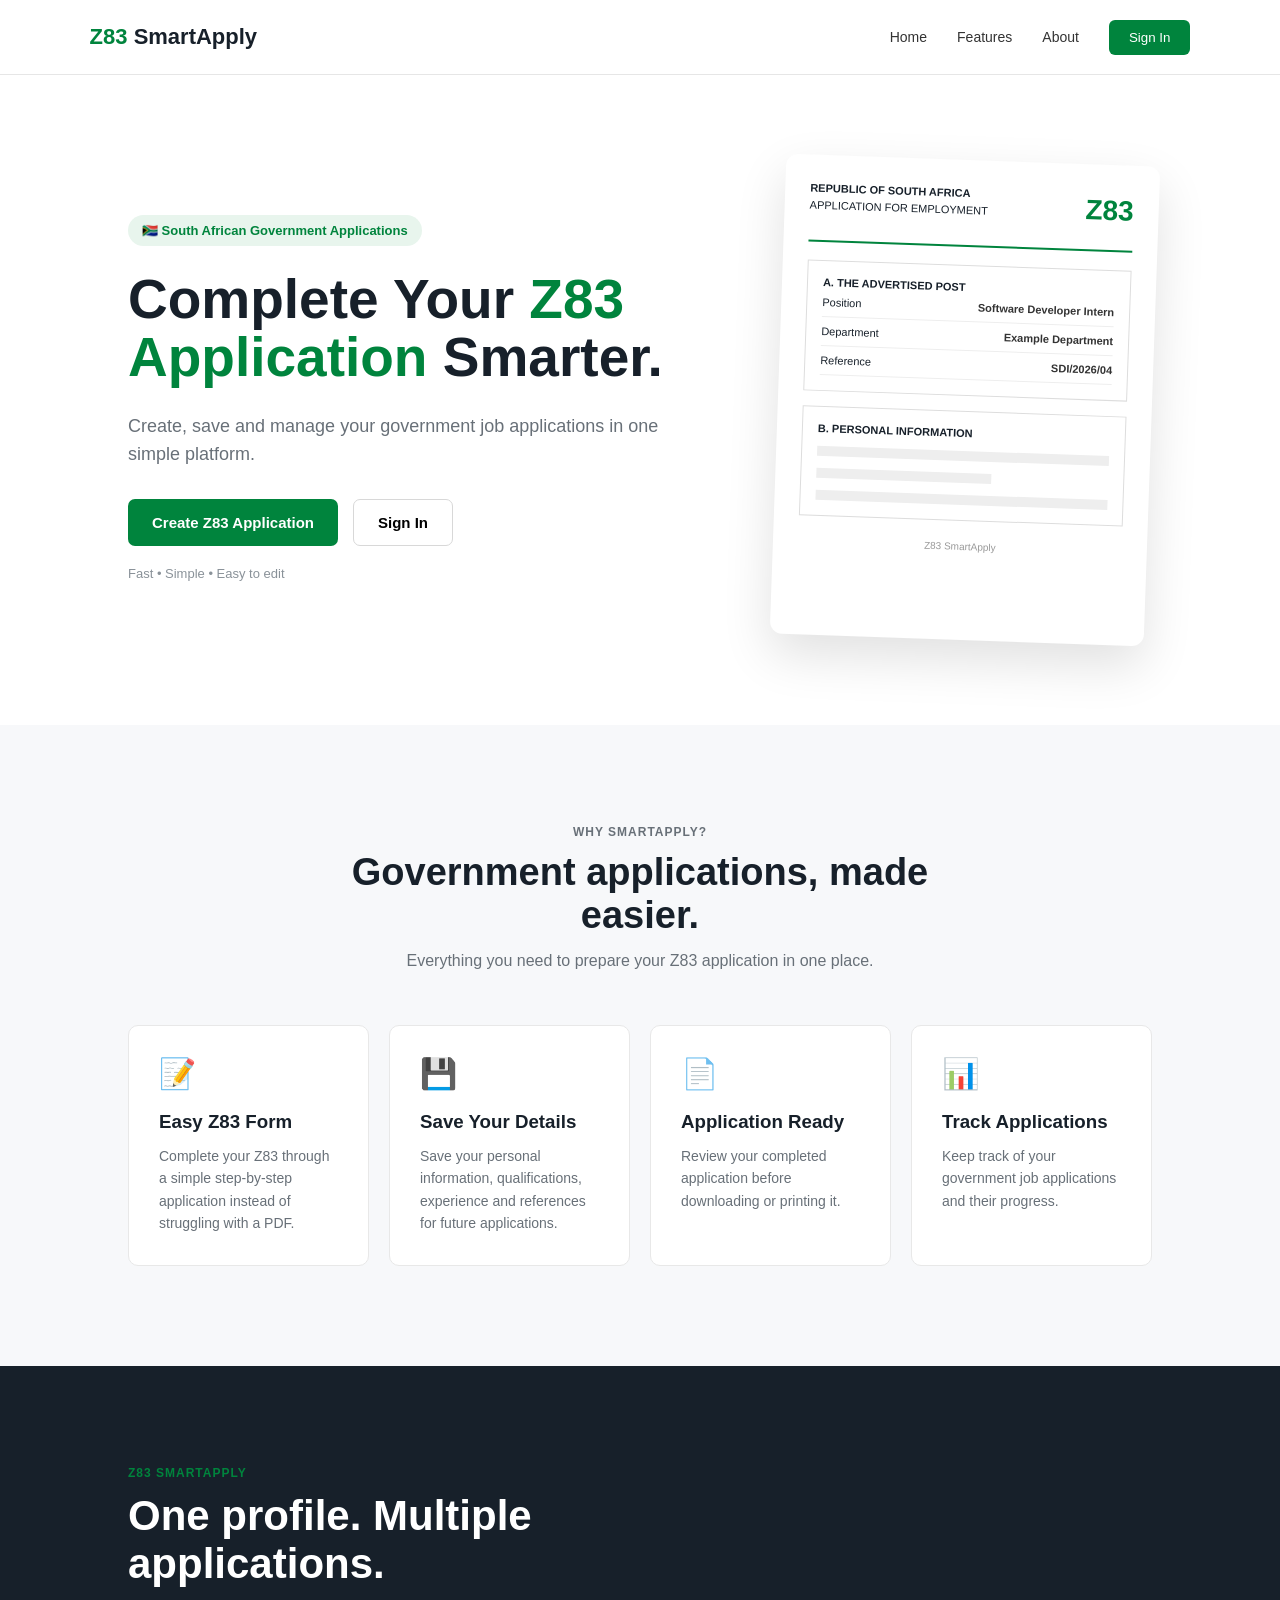
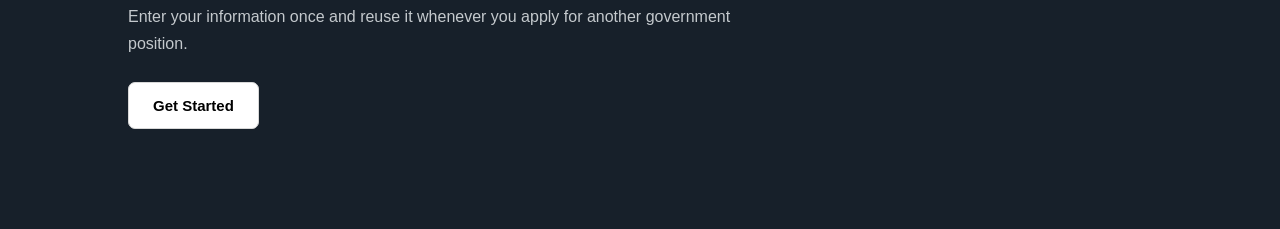
<file: Z83-SmartApply/index.html>
<!DOCTYPE html>
<html lang="en">
<head>
    <meta charset="UTF-8">
    <meta name="viewport" content="width=device-width, initial-scale=1.0">

    <title>Z83 SmartApply | South Africa</title>

    <link rel="stylesheet" href="style.css">
</head>

<body>

    <!-- NAVIGATION -->
    <header class="navbar">
        <div class="logo">
            <span>Z83</span> SmartApply
        </div>

        <nav>
            <a href="#home">Home</a>
            <a href="#features">Features</a>
            <a href="#about">About</a>

            <button class="login-btn" onclick="window.location.href='LNS.html'">
                Sign In
            </button>
        </nav>
    </header>


    <!-- HERO SECTION -->
    <main>

        <section class="hero" id="home">

            <div class="hero-content">

                <div class="badge">
                    🇿🇦 South African Government Applications
                </div>

                <h1>
                    Complete Your
                    <span>Z83 Application</span>
                    Smarter.
                </h1>

                <p>
                    Create, save and manage your government job
                    applications in one simple platform.
                </p>

                <div class="hero-buttons">

                    <button class="primary-btn" onclick="window.location.href='z83.html'">
                        Create Z83 Application
                    </button>

                    <button class="secondary-btn" onclick="window.location.href='LNS.html'">
                        Sign In
                    </button>

                </div>

                <p class="small-text">
                    Fast • Simple • Easy to edit
                </p>

            </div>


            <!-- Z83 PREVIEW CARD -->
            <div class="hero-card">

                <div class="document-header">
                    <div>
                        <strong>REPUBLIC OF SOUTH AFRICA</strong>
                        <br>
                        APPLICATION FOR EMPLOYMENT
                    </div>

                    <div class="z83-logo">
                        Z83
                    </div>
                </div>

                <div class="document-line"></div>

                <div class="preview-section">
                    <strong>A. THE ADVERTISED POST</strong>

                    <div class="preview-row">
                        <span>Position</span>
                        <span class="filled">
                            Software Developer Intern
                        </span>
                    </div>

                    <div class="preview-row">
                        <span>Department</span>
                        <span class="filled">
                            Example Department
                        </span>
                    </div>

                    <div class="preview-row">
                        <span>Reference</span>
                        <span class="filled">
                            SDI/2026/04
                        </span>
                    </div>
                </div>

                <div class="preview-section">
                    <strong>B. PERSONAL INFORMATION</strong>

                    <div class="fake-input"></div>
                    <div class="fake-input short"></div>
                    <div class="fake-input"></div>
                </div>

                <div class="preview-footer">
                    Z83 SmartApply
                </div>

            </div>

        </section>


        <!-- FEATURES -->
        <section class="features" id="features">

            <div class="section-heading">

                <p class="section-label">
                    WHY SMARTAPPLY?
                </p>

                <h2>
                    Government applications,
                    made easier.
                </h2>

                <p>
                    Everything you need to prepare your Z83 application
                    in one place.
                </p>

            </div>


            <div class="feature-grid">

                <div class="feature-card">

                    <div class="feature-icon">
                        📝
                    </div>

                    <h3>
                        Easy Z83 Form
                    </h3>

                    <p>
                        Complete your Z83 through a simple step-by-step
                        application instead of struggling with a PDF.
                    </p>

                </div>


                <div class="feature-card">

                    <div class="feature-icon">
                        💾
                    </div>

                    <h3>
                        Save Your Details
                    </h3>

                    <p>
                        Save your personal information, qualifications,
                        experience and references for future applications.
                    </p>

                </div>


                <div class="feature-card">

                    <div class="feature-icon">
                        📄
                    </div>

                    <h3>
                        Application Ready
                    </h3>

                    <p>
                        Review your completed application before
                        downloading or printing it.
                    </p>

                </div>


                <div class="feature-card">

                    <div class="feature-icon">
                        📊
                    </div>

                    <h3>
                        Track Applications
                    </h3>

                    <p>
                        Keep track of your government job applications
                        and their progress.
                    </p>

                </div>

            </div>

        </section>


        <!-- ABOUT -->
        <section class="about" id="about">

            <div class="about-content">

                <p class="section-label">
                    Z83 SMARTAPPLY
                </p>

                <h2>
                    One profile.
                    Multiple applications.
                </h2>

                <p>
                    Enter your information once and reuse it whenever
                    you apply for another government position.
                </p>

                <button class="secondary-btn" onclick="window.location.href='LNS.html'">
                    Get Started
                </button>

            </div>

        </section>

    </main>





    <script src="jsapp.js"></script>

</body>
</html>
</file>
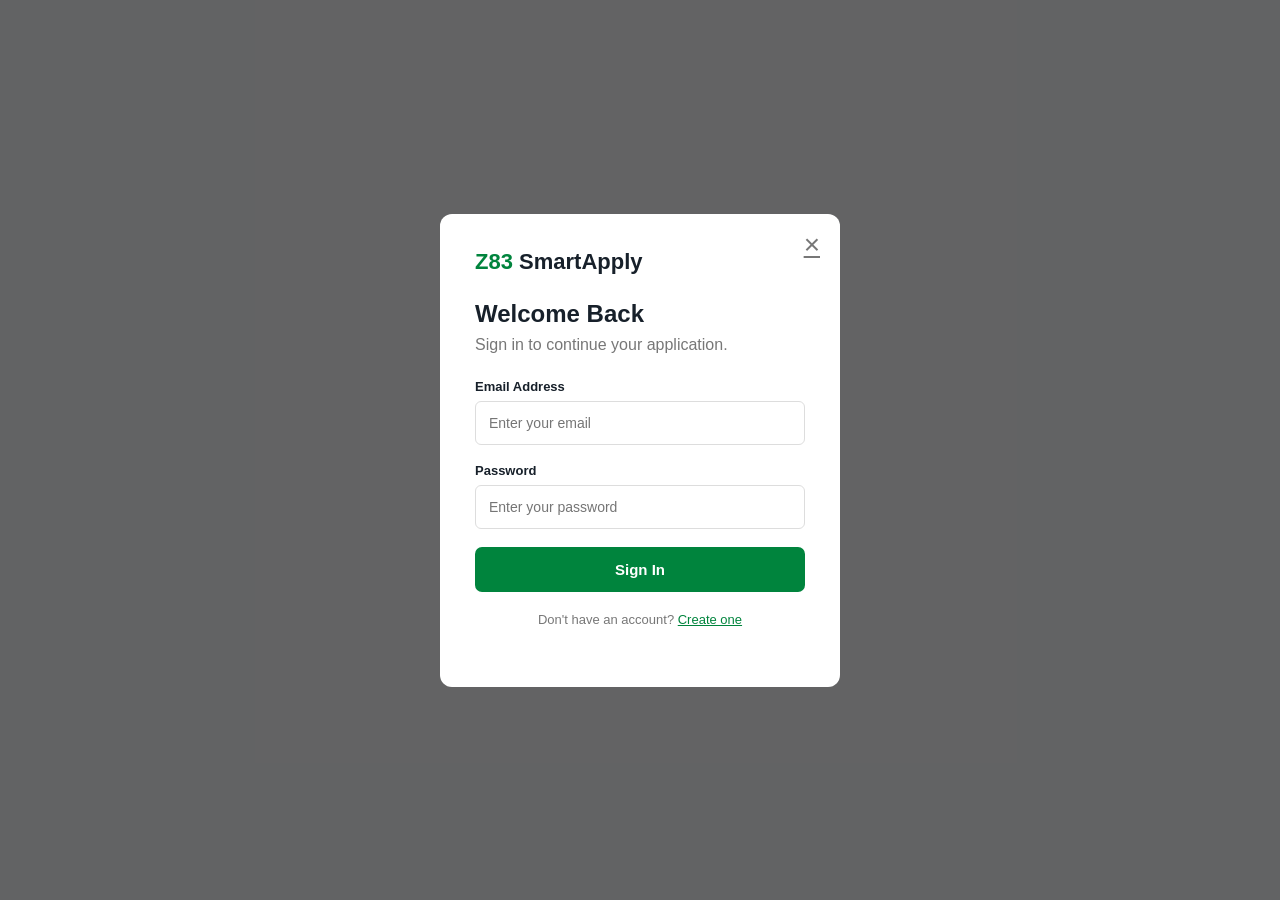
<file: Z83-SmartApply/LNS.html>
<!DOCTYPE html>
<html lang="en">
<head>
    <meta charset="UTF-8">
    <meta name="viewport" content="width=device-width, initial-scale=1.0">

    <title>Sign In | Z83 SmartApply</title>

    <link rel="stylesheet" href="style.css">
</head>

<body>

    <div class="modal" id="loginModal" style="display: flex;">

        <div class="modal-content">

            <a class="close-btn" href="index.html">&times;</a>

            <div class="modal-logo">
                Z83 <span>SmartApply</span>
            </div>

            <h2 id="formTitle">Welcome Back</h2>

            <p id="formText">
                Sign in to continue your application.
            </p>

            <form id="loginForm">

                <label for="email">Email Address</label>

                <input type="email"
                       id="email"
                       placeholder="Enter your email"
                       required>

                <label for="password">Password</label>

                <input type="password"
                       id="password"
                       placeholder="Enter your password"
                       required>

                <button type="submit" class="primary-btn full-width">
                    Sign In
                </button>

            </form>

            <form id="signupForm" class="hidden">

                <label for="fullName">Full Name</label>

                <input type="text"
                       id="fullName"
                       placeholder="Enter your full name"
                       required>

                <label for="signupEmail">Email Address</label>

                <input type="email"
                       id="signupEmail"
                       placeholder="Enter your email"
                       required>

                <label for="signupPassword">Password</label>

                <input type="password"
                       id="signupPassword"
                       placeholder="Create a password"
                       required>

                <button type="submit" class="primary-btn full-width">
                    Create Account
                </button>

            </form>

            <p class="register-text" id="signupLink">
                Don't have an account?
                <a href="#" onclick="createAccount()">Create one</a>
            </p>

            <p class="register-text hidden" id="loginLink">
                Already have an account?
                <a href="#" onclick="showLogin()">Sign in</a>
            </p>

        </div>

    </div>

    <script src="jsapp.js"></script>
</body>
</html>
</file>
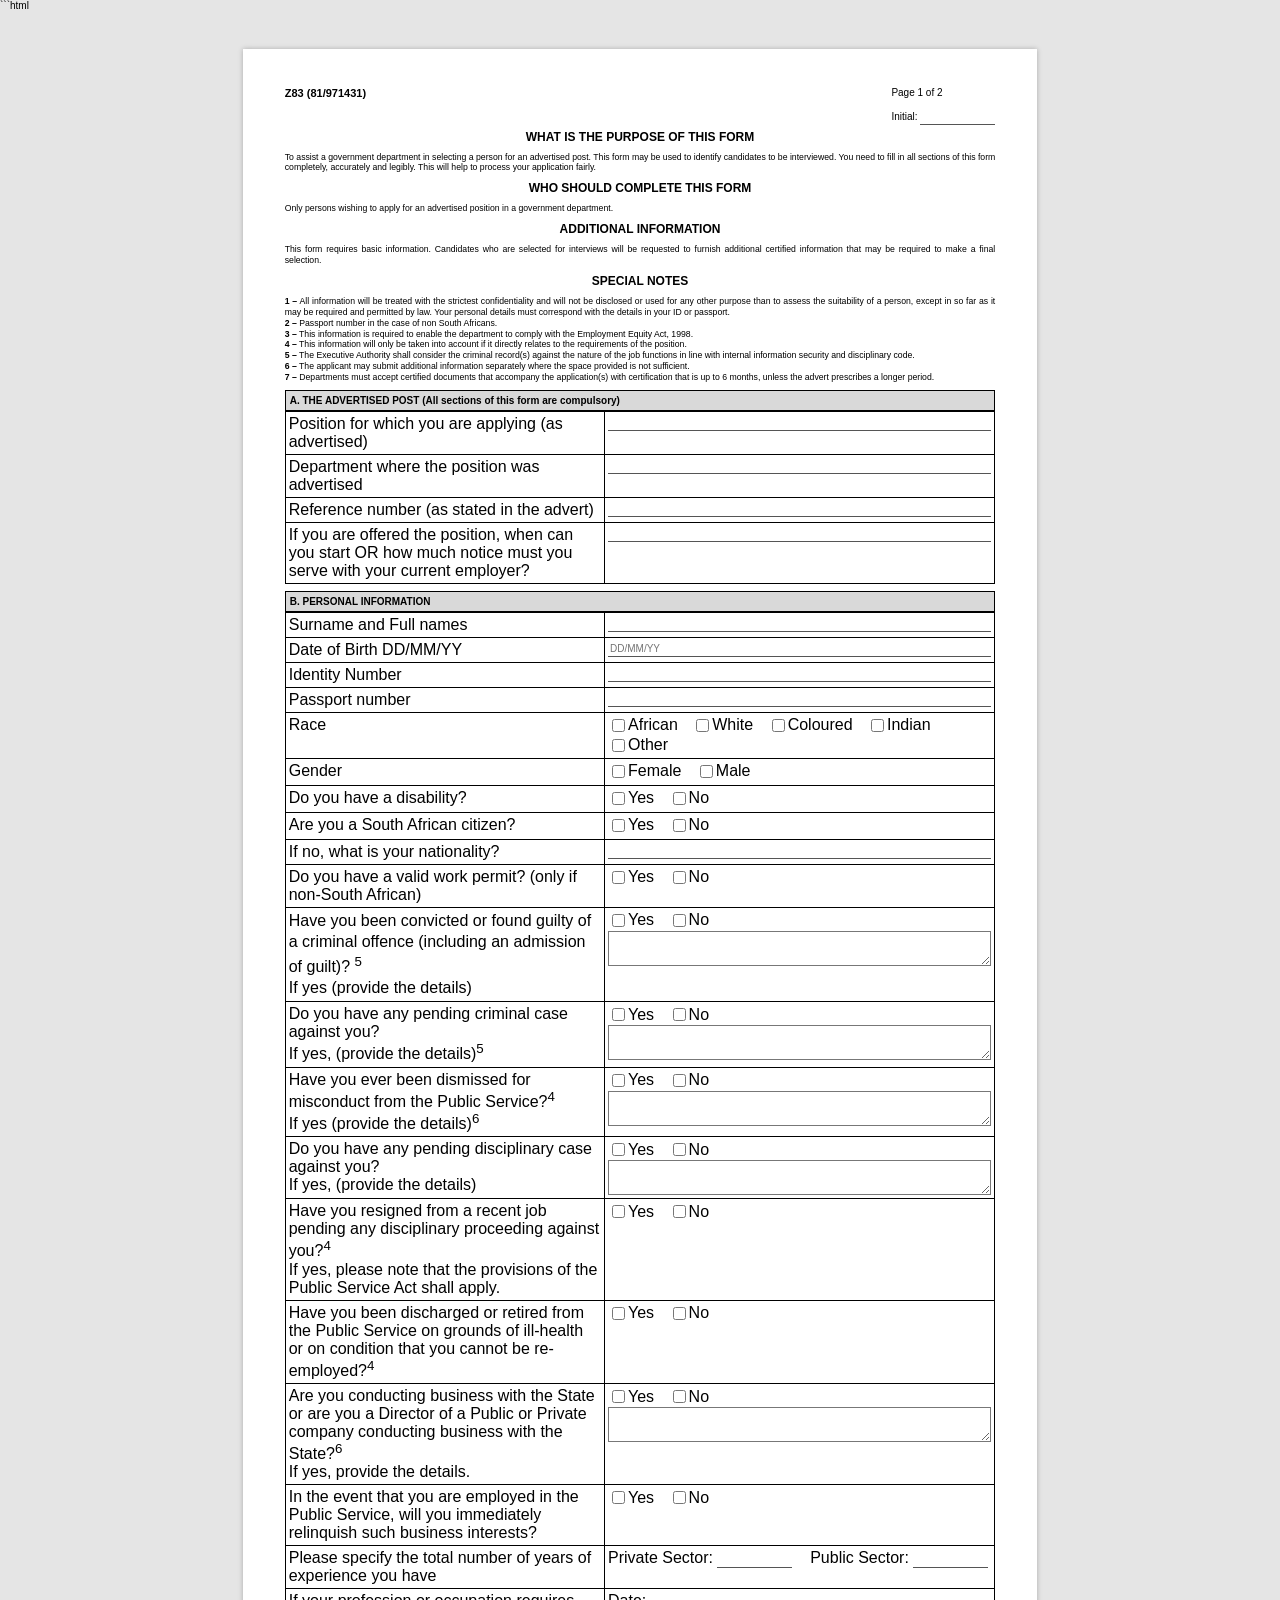
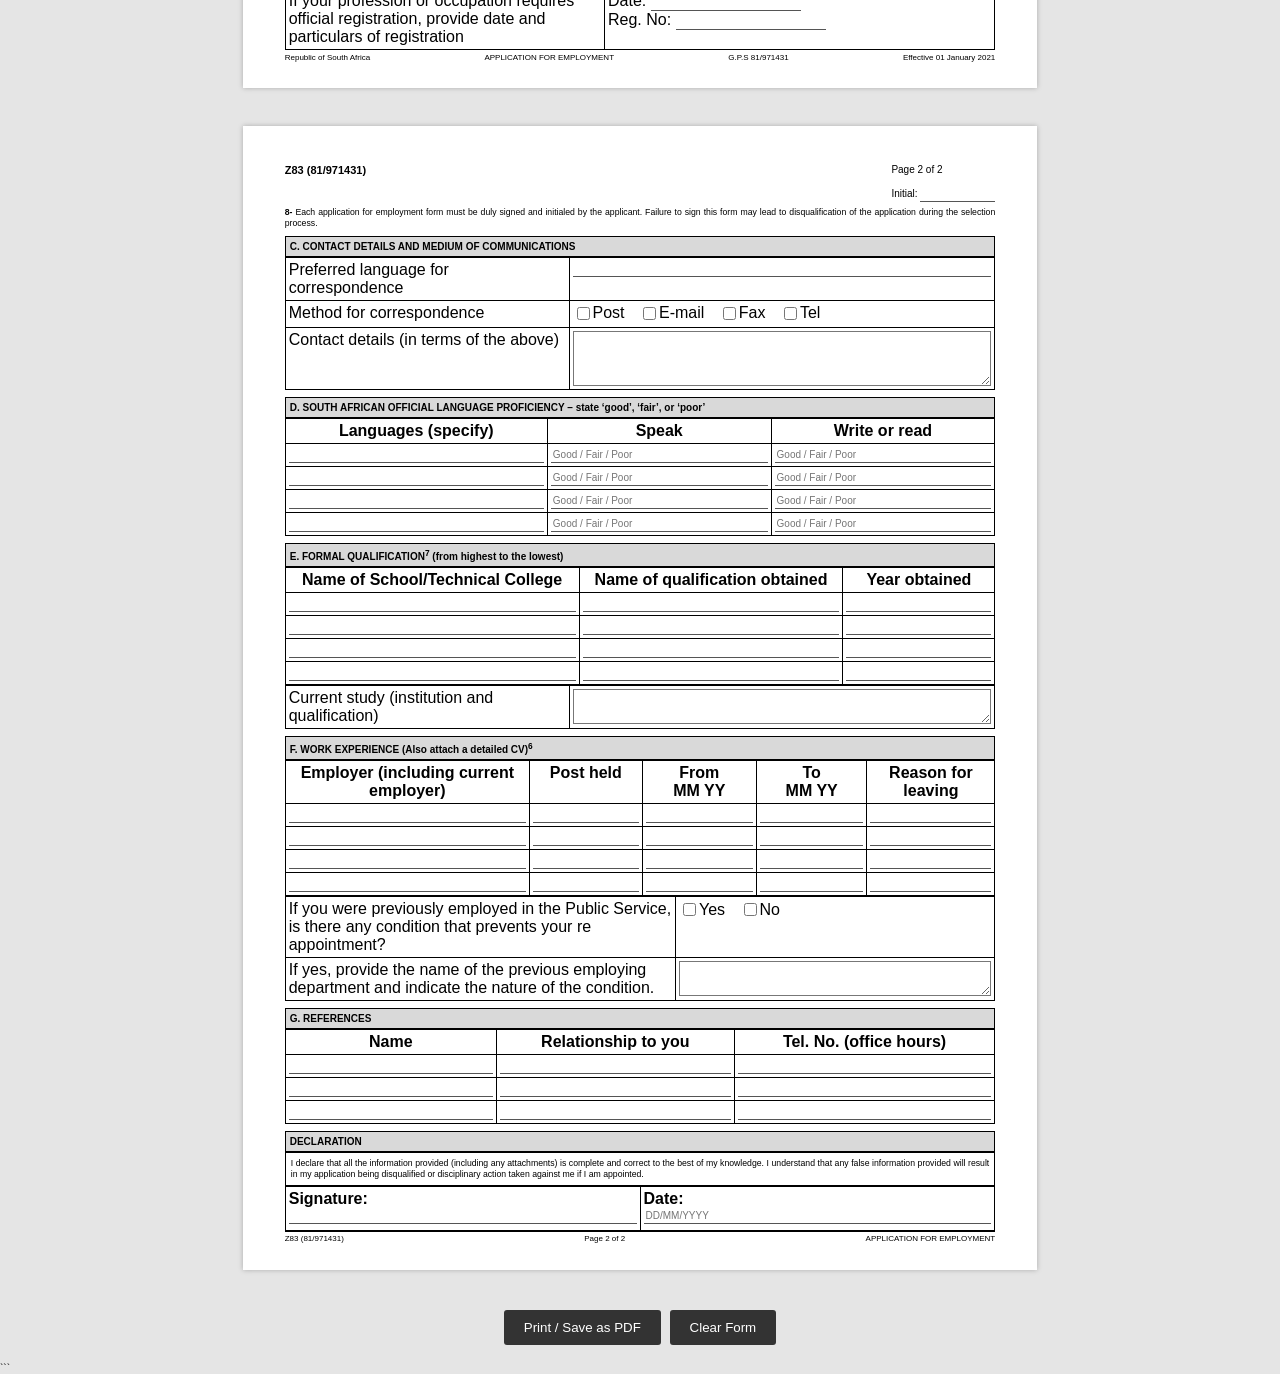
<file: Z83-SmartApply/New Text Document.html>
```html
<!DOCTYPE html>
<html lang="en">
<head>
<meta charset="UTF-8">
<meta name="viewport" content="width=device-width, initial-scale=1.0">
<title>Z83 - Application for Employment</title>

<style>
    * {
        box-sizing: border-box;
    }

    body {
        margin: 0;
        background: #e5e5e5;
        font-family: Arial, Helvetica, sans-serif;
        color: #000;
        font-size: 10px;
    }

    .page {
        width: 210mm;
        min-height: 297mm;
        margin: 10mm auto;
        padding: 10mm 11mm;
        background: white;
        box-shadow: 0 0 5px rgba(0,0,0,.25);
        position: relative;
    }

    .header {
        display: flex;
        justify-content: space-between;
        align-items: flex-start;
        margin-bottom: 5px;
    }

    .form-number {
        font-weight: bold;
        font-size: 11px;
    }

    .initial {
        text-align: right;
        font-size: 10px;
    }

    .title {
        text-align: center;
        font-size: 15px;
        font-weight: bold;
        margin: 5px 0 12px;
    }

    .subtitle {
        text-align: center;
        font-weight: bold;
        font-size: 12px;
        margin-bottom: 8px;
    }

    .instruction {
        font-size: 8.7px;
        line-height: 1.25;
        text-align: justify;
    }

    .instruction strong {
        font-size: 9px;
    }

    .notes {
        margin-top: 7px;
    }

    .section-title {
        background: #d9d9d9;
        border: 1px solid #000;
        padding: 4px;
        font-weight: bold;
        font-size: 10px;
        margin-top: 7px;
    }

    table {
        width: 100%;
        border-collapse: collapse;
    }

    td, th {
        border: 1px solid #000;
        padding: 3px;
        vertical-align: top;
    }

    .label {
        font-weight: normal;
    }

    input[type="text"],
    input[type="date"],
    input[type="number"],
    textarea,
    select {
        width: 100%;
        border: 0;
        border-bottom: 1px solid #555;
        outline: none;
        font-family: Arial, sans-serif;
        font-size: 10px;
        padding: 2px;
        background: transparent;
    }

    textarea {
        min-height: 35px;
        resize: vertical;
        border: 1px solid #777;
    }

    .small-input {
        width: 75px !important;
        display: inline-block;
    }

    .medium-input {
        width: 150px !important;
        display: inline-block;
    }

    .checkbox {
        display: inline-flex;
        align-items: center;
        margin-right: 10px;
        white-space: nowrap;
    }

    .checkbox input {
        margin-right: 3px;
    }

    .question {
        line-height: 1.3;
    }

    .two-column {
        display: grid;
        grid-template-columns: 1fr 1fr;
        gap: 0;
    }

    .two-column > div {
        border: 1px solid #000;
        padding: 3px;
    }

    .three-column {
        display: grid;
        grid-template-columns: 1fr 1fr 1fr;
    }

    .three-column > div {
        border: 1px solid #000;
        padding: 3px;
    }

    .page-footer {
        position: absolute;
        bottom: 7mm;
        left: 11mm;
        right: 11mm;
        border-top: 1px solid #000;
        padding-top: 3px;
        display: flex;
        justify-content: space-between;
        font-size: 8px;
    }

    .page-break {
        page-break-before: always;
    }

    .signature {
        height: 45px;
    }

    .button-area {
        text-align: center;
        margin: 15px;
    }

    button {
        padding: 10px 20px;
        border: 0;
        background: #333;
        color: white;
        cursor: pointer;
        margin: 3px;
        border-radius: 3px;
    }

    button:hover {
        background: #555;
    }

    @media print {
        body {
            background: white;
        }

        .page {
            margin: 0;
            box-shadow: none;
            width: 210mm;
            min-height: 297mm;
        }

        .button-area {
            display: none;
        }

        input,
        textarea,
        select {
            border-bottom: 1px solid #000;
        }
    }
</style>
</head>

<body>

<!-- ========================= PAGE 1 ========================= -->

<div class="page">

    <div class="header">
        <div class="form-number">
            Z83 (81/971431)
        </div>
        <div>
            Page 1 of 2
            <br><br>
            Initial: <input class="small-input" type="text">
        </div>
    </div>

    <div class="subtitle">
        WHAT IS THE PURPOSE OF THIS FORM
    </div>

    <div class="instruction">
        To assist a government department in selecting a person for an advertised post.
        This form may be used to identify candidates to be interviewed. You need to fill in
        all sections of this form completely, accurately and legibly. This will help to
        process your application fairly.
    </div>

    <div class="subtitle" style="margin-top:8px;">
        WHO SHOULD COMPLETE THIS FORM
    </div>

    <div class="instruction">
        Only persons wishing to apply for an advertised position in a government department.
    </div>

    <div class="subtitle" style="margin-top:8px;">
        ADDITIONAL INFORMATION
    </div>

    <div class="instruction">
        This form requires basic information. Candidates who are selected for interviews
        will be requested to furnish additional certified information that may be required
        to make a final selection.
    </div>

    <div class="subtitle" style="margin-top:8px;">
        SPECIAL NOTES
    </div>

    <div class="instruction notes">
        <b>1 –</b> All information will be treated with the strictest confidentiality and
        will not be disclosed or used for any other purpose than to assess the suitability
        of a person, except in so far as it may be required and permitted by law.
        Your personal details must correspond with the details in your ID or passport.
        <br>
        <b>2 –</b> Passport number in the case of non South Africans.
        <br>
        <b>3 –</b> This information is required to enable the department to comply with
        the Employment Equity Act, 1998.
        <br>
        <b>4 –</b> This information will only be taken into account if it directly relates
        to the requirements of the position.
        <br>
        <b>5 –</b> The Executive Authority shall consider the criminal record(s) against
        the nature of the job functions in line with internal information security and
        disciplinary code.
        <br>
        <b>6 –</b> The applicant may submit additional information separately where the
        space provided is not sufficient.
        <br>
        <b>7 –</b> Departments must accept certified documents that accompany the
        application(s) with certification that is up to 6 months, unless the advert
        prescribes a longer period.
    </div>

    <!-- SECTION A -->

    <div class="section-title">
        A. THE ADVERTISED POST (All sections of this form are compulsory)
    </div>

    <table>
        <tr>
            <td width="45%">Position for which you are applying (as advertised)</td>
            <td><input type="text" name="position"></td>
        </tr>

        <tr>
            <td>Department where the position was advertised</td>
            <td><input type="text" name="department"></td>
        </tr>

        <tr>
            <td>Reference number (as stated in the advert)</td>
            <td><input type="text" name="reference"></td>
        </tr>

        <tr>
            <td>
                If you are offered the position, when can you start OR how much
                notice must you serve with your current employer?
            </td>
            <td><input type="text" name="notice"></td>
        </tr>
    </table>

    <!-- SECTION B -->

    <div class="section-title">
        B. PERSONAL INFORMATION
    </div>

    <table>
        <tr>
            <td width="45%">Surname and Full names</td>
            <td><input type="text" name="fullname"></td>
        </tr>

        <tr>
            <td>Date of Birth DD/MM/YY</td>
            <td><input type="text" name="dob" placeholder="DD/MM/YY"></td>
        </tr>

        <tr>
            <td>Identity Number</td>
            <td><input type="text" name="idnumber"></td>
        </tr>

        <tr>
            <td>Passport number</td>
            <td><input type="text" name="passport"></td>
        </tr>

        <tr>
            <td>Race</td>
            <td>
                <label class="checkbox">
                    <input type="checkbox"> African
                </label>
                <label class="checkbox">
                    <input type="checkbox"> White
                </label>
                <label class="checkbox">
                    <input type="checkbox"> Coloured
                </label>
                <label class="checkbox">
                    <input type="checkbox"> Indian
                </label>
                <label class="checkbox">
                    <input type="checkbox"> Other
                </label>
            </td>
        </tr>

        <tr>
            <td>Gender</td>
            <td>
                <label class="checkbox">
                    <input type="checkbox"> Female
                </label>
                <label class="checkbox">
                    <input type="checkbox"> Male
                </label>
            </td>
        </tr>

        <tr>
            <td>Do you have a disability?</td>
            <td>
                <label class="checkbox"><input type="checkbox"> Yes</label>
                <label class="checkbox"><input type="checkbox"> No</label>
            </td>
        </tr>

        <tr>
            <td>Are you a South African citizen?</td>
            <td>
                <label class="checkbox"><input type="checkbox"> Yes</label>
                <label class="checkbox"><input type="checkbox"> No</label>
            </td>
        </tr>

        <tr>
            <td>If no, what is your nationality?</td>
            <td><input type="text"></td>
        </tr>

        <tr>
            <td>Do you have a valid work permit? (only if non-South African)</td>
            <td>
                <label class="checkbox"><input type="checkbox"> Yes</label>
                <label class="checkbox"><input type="checkbox"> No</label>
            </td>
        </tr>

        <tr>
            <td class="question">
                Have you been convicted or found guilty of a criminal offence
                (including an admission of guilt)? <sup>5</sup>
                <br>
                If yes (provide the details)
            </td>
            <td>
                <label class="checkbox"><input type="checkbox"> Yes</label>
                <label class="checkbox"><input type="checkbox"> No</label>
                <textarea></textarea>
            </td>
        </tr>

        <tr>
            <td>
                Do you have any pending criminal case against you?
                <br>
                If yes, (provide the details)<sup>5</sup>
            </td>
            <td>
                <label class="checkbox"><input type="checkbox"> Yes</label>
                <label class="checkbox"><input type="checkbox"> No</label>
                <textarea></textarea>
            </td>
        </tr>

        <tr>
            <td>
                Have you ever been dismissed for misconduct from the Public Service?<sup>4</sup>
                <br>
                If yes (provide the details)<sup>6</sup>
            </td>
            <td>
                <label class="checkbox"><input type="checkbox"> Yes</label>
                <label class="checkbox"><input type="checkbox"> No</label>
                <textarea></textarea>
            </td>
        </tr>

        <tr>
            <td>
                Do you have any pending disciplinary case against you?
                <br>
                If yes, (provide the details)
            </td>
            <td>
                <label class="checkbox"><input type="checkbox"> Yes</label>
                <label class="checkbox"><input type="checkbox"> No</label>
                <textarea></textarea>
            </td>
        </tr>

        <tr>
            <td>
                Have you resigned from a recent job pending any disciplinary
                proceeding against you?<sup>4</sup>
                <br>
                If yes, please note that the provisions of the Public Service Act shall apply.
            </td>
            <td>
                <label class="checkbox"><input type="checkbox"> Yes</label>
                <label class="checkbox"><input type="checkbox"> No</label>
            </td>
        </tr>

        <tr>
            <td>
                Have you been discharged or retired from the Public Service on grounds
                of ill-health or on condition that you cannot be re-employed?<sup>4</sup>
            </td>
            <td>
                <label class="checkbox"><input type="checkbox"> Yes</label>
                <label class="checkbox"><input type="checkbox"> No</label>
            </td>
        </tr>

        <tr>
            <td>
                Are you conducting business with the State or are you a Director of a
                Public or Private company conducting business with the State?<sup>6</sup>
                <br>
                If yes, provide the details.
            </td>
            <td>
                <label class="checkbox"><input type="checkbox"> Yes</label>
                <label class="checkbox"><input type="checkbox"> No</label>
                <textarea></textarea>
            </td>
        </tr>

        <tr>
            <td>
                In the event that you are employed in the Public Service, will you
                immediately relinquish such business interests?
            </td>
            <td>
                <label class="checkbox"><input type="checkbox"> Yes</label>
                <label class="checkbox"><input type="checkbox"> No</label>
            </td>
        </tr>

        <tr>
            <td>Please specify the total number of years of experience you have</td>
            <td>
                Private Sector:
                <input class="small-input" type="text">
                &nbsp;&nbsp;
                Public Sector:
                <input class="small-input" type="text">
            </td>
        </tr>

        <tr>
            <td>
                If your profession or occupation requires official registration,
                provide date and particulars of registration
            </td>
            <td>
                Date:
                <input class="medium-input" type="text">
                <br>
                Reg. No:
                <input class="medium-input" type="text">
            </td>
        </tr>
    </table>

    <div class="page-footer">
        <span>Republic of South Africa</span>
        <span>APPLICATION FOR EMPLOYMENT</span>
        <span>G.P.S 81/971431</span>
        <span>Effective 01 January 2021</span>
    </div>

</div>


<!-- ========================= PAGE 2 ========================= -->

<div class="page page-break">

    <div class="header">
        <div class="form-number">
            Z83 (81/971431)
        </div>
        <div>
            Page 2 of 2
            <br><br>
            Initial: <input class="small-input" type="text">
        </div>
    </div>

    <div class="instruction">
        <b>8-</b> Each application for employment form must be duly signed and
        initialed by the applicant. Failure to sign this form may lead to disqualification
        of the application during the selection process.
    </div>

    <!-- SECTION C -->

    <div class="section-title">
        C. CONTACT DETAILS AND MEDIUM OF COMMUNICATIONS
    </div>

    <table>
        <tr>
            <td width="40%">Preferred language for correspondence</td>
            <td><input type="text"></td>
        </tr>

        <tr>
            <td>Method for correspondence</td>
            <td>
                <label class="checkbox"><input type="checkbox"> Post</label>
                <label class="checkbox"><input type="checkbox"> E-mail</label>
                <label class="checkbox"><input type="checkbox"> Fax</label>
                <label class="checkbox"><input type="checkbox"> Tel</label>
            </td>
        </tr>

        <tr>
            <td>Contact details (in terms of the above)</td>
            <td>
                <textarea style="height:55px;"></textarea>
            </td>
        </tr>
    </table>

    <!-- SECTION D -->

    <div class="section-title">
        D. SOUTH AFRICAN OFFICIAL LANGUAGE PROFICIENCY
        – state ‘good’, ‘fair’, or ‘poor’
    </div>

    <table id="languageTable">
        <tr>
            <th>Languages (specify)</th>
            <th>Speak</th>
            <th>Write or read</th>
        </tr>

        <tr>
            <td><input type="text"></td>
            <td><input type="text" placeholder="Good / Fair / Poor"></td>
            <td><input type="text" placeholder="Good / Fair / Poor"></td>
        </tr>

        <tr>
            <td><input type="text"></td>
            <td><input type="text" placeholder="Good / Fair / Poor"></td>
            <td><input type="text" placeholder="Good / Fair / Poor"></td>
        </tr>

        <tr>
            <td><input type="text"></td>
            <td><input type="text" placeholder="Good / Fair / Poor"></td>
            <td><input type="text" placeholder="Good / Fair / Poor"></td>
        </tr>

        <tr>
            <td><input type="text"></td>
            <td><input type="text" placeholder="Good / Fair / Poor"></td>
            <td><input type="text" placeholder="Good / Fair / Poor"></td>
        </tr>
    </table>

    <!-- SECTION E -->

    <div class="section-title">
        E. FORMAL QUALIFICATION<sup>7</sup> (from highest to the lowest)
    </div>

    <table id="qualificationTable">
        <tr>
            <th>Name of School/Technical College</th>
            <th>Name of qualification obtained</th>
            <th>Year obtained</th>
        </tr>

        <tr>
            <td><input type="text"></td>
            <td><input type="text"></td>
            <td><input type="text"></td>
        </tr>

        <tr>
            <td><input type="text"></td>
            <td><input type="text"></td>
            <td><input type="text"></td>
        </tr>

        <tr>
            <td><input type="text"></td>
            <td><input type="text"></td>
            <td><input type="text"></td>
        </tr>

        <tr>
            <td><input type="text"></td>
            <td><input type="text"></td>
            <td><input type="text"></td>
        </tr>
    </table>

    <table>
        <tr>
            <td width="40%">Current study (institution and qualification)</td>
            <td><textarea></textarea></td>
        </tr>
    </table>

    <!-- SECTION F -->

    <div class="section-title">
        F. WORK EXPERIENCE (Also attach a detailed CV)<sup>6</sup>
    </div>

    <table id="workTable">
        <tr>
            <th>Employer (including current employer)</th>
            <th>Post held</th>
            <th>From<br>MM YY</th>
            <th>To<br>MM YY</th>
            <th>Reason for leaving</th>
        </tr>

        <tr>
            <td><input type="text"></td>
            <td><input type="text"></td>
            <td><input type="text"></td>
            <td><input type="text"></td>
            <td><input type="text"></td>
        </tr>

        <tr>
            <td><input type="text"></td>
            <td><input type="text"></td>
            <td><input type="text"></td>
            <td><input type="text"></td>
            <td><input type="text"></td>
        </tr>

        <tr>
            <td><input type="text"></td>
            <td><input type="text"></td>
            <td><input type="text"></td>
            <td><input type="text"></td>
            <td><input type="text"></td>
        </tr>

        <tr>
            <td><input type="text"></td>
            <td><input type="text"></td>
            <td><input type="text"></td>
            <td><input type="text"></td>
            <td><input type="text"></td>
        </tr>
    </table>

    <table>
        <tr>
            <td width="55%">
                If you were previously employed in the Public Service, is there any
                condition that prevents your re appointment?
            </td>
            <td>
                <label class="checkbox"><input type="checkbox"> Yes</label>
                <label class="checkbox"><input type="checkbox"> No</label>
            </td>
        </tr>

        <tr>
            <td>
                If yes, provide the name of the previous employing department and
                indicate the nature of the condition.
            </td>
            <td>
                <textarea></textarea>
            </td>
        </tr>
    </table>

    <!-- SECTION G -->

    <div class="section-title">
        G. REFERENCES
    </div>

    <table id="referenceTable">
        <tr>
            <th>Name</th>
            <th>Relationship to you</th>
            <th>Tel. No. (office hours)</th>
        </tr>

        <tr>
            <td><input type="text"></td>
            <td><input type="text"></td>
            <td><input type="text"></td>
        </tr>

        <tr>
            <td><input type="text"></td>
            <td><input type="text"></td>
            <td><input type="text"></td>
        </tr>

        <tr>
            <td><input type="text"></td>
            <td><input type="text"></td>
            <td><input type="text"></td>
        </tr>
    </table>

    <!-- DECLARATION -->

    <div class="section-title">
        DECLARATION
    </div>

    <div class="instruction" style="border:1px solid #000; padding:5px;">
        I declare that all the information provided (including any attachments)
        is complete and correct to the best of my knowledge. I understand that any
        false information provided will result in my application being disqualified
        or disciplinary action taken against me if I am appointed.
    </div>

    <table>
        <tr>
            <td width="50%" class="signature">
                <b>Signature:</b>
                <input type="text">
            </td>

            <td class="signature">
                <b>Date:</b>
                <input type="text" placeholder="DD/MM/YYYY">
            </td>
        </tr>
    </table>

    <div class="page-footer">
        <span>Z83 (81/971431)</span>
        <span>Page 2 of 2</span>
        <span>APPLICATION FOR EMPLOYMENT</span>
    </div>

</div>


<!-- BUTTONS -->

<div class="button-area">
    <button onclick="window.print()">Print / Save as PDF</button>
    <button onclick="clearForm()">Clear Form</button>
</div>


<script>
function clearForm() {
    if (confirm("Are you sure you want to clear all entered information?")) {
        document.querySelectorAll("input, textarea, select").forEach(function(el) {
            if (el.type === "checkbox" || el.type === "radio") {
                el.checked = false;
            } else {
                el.value = "";
            }
        });
    }
}
</script>

</body>
</html>
```
</file>
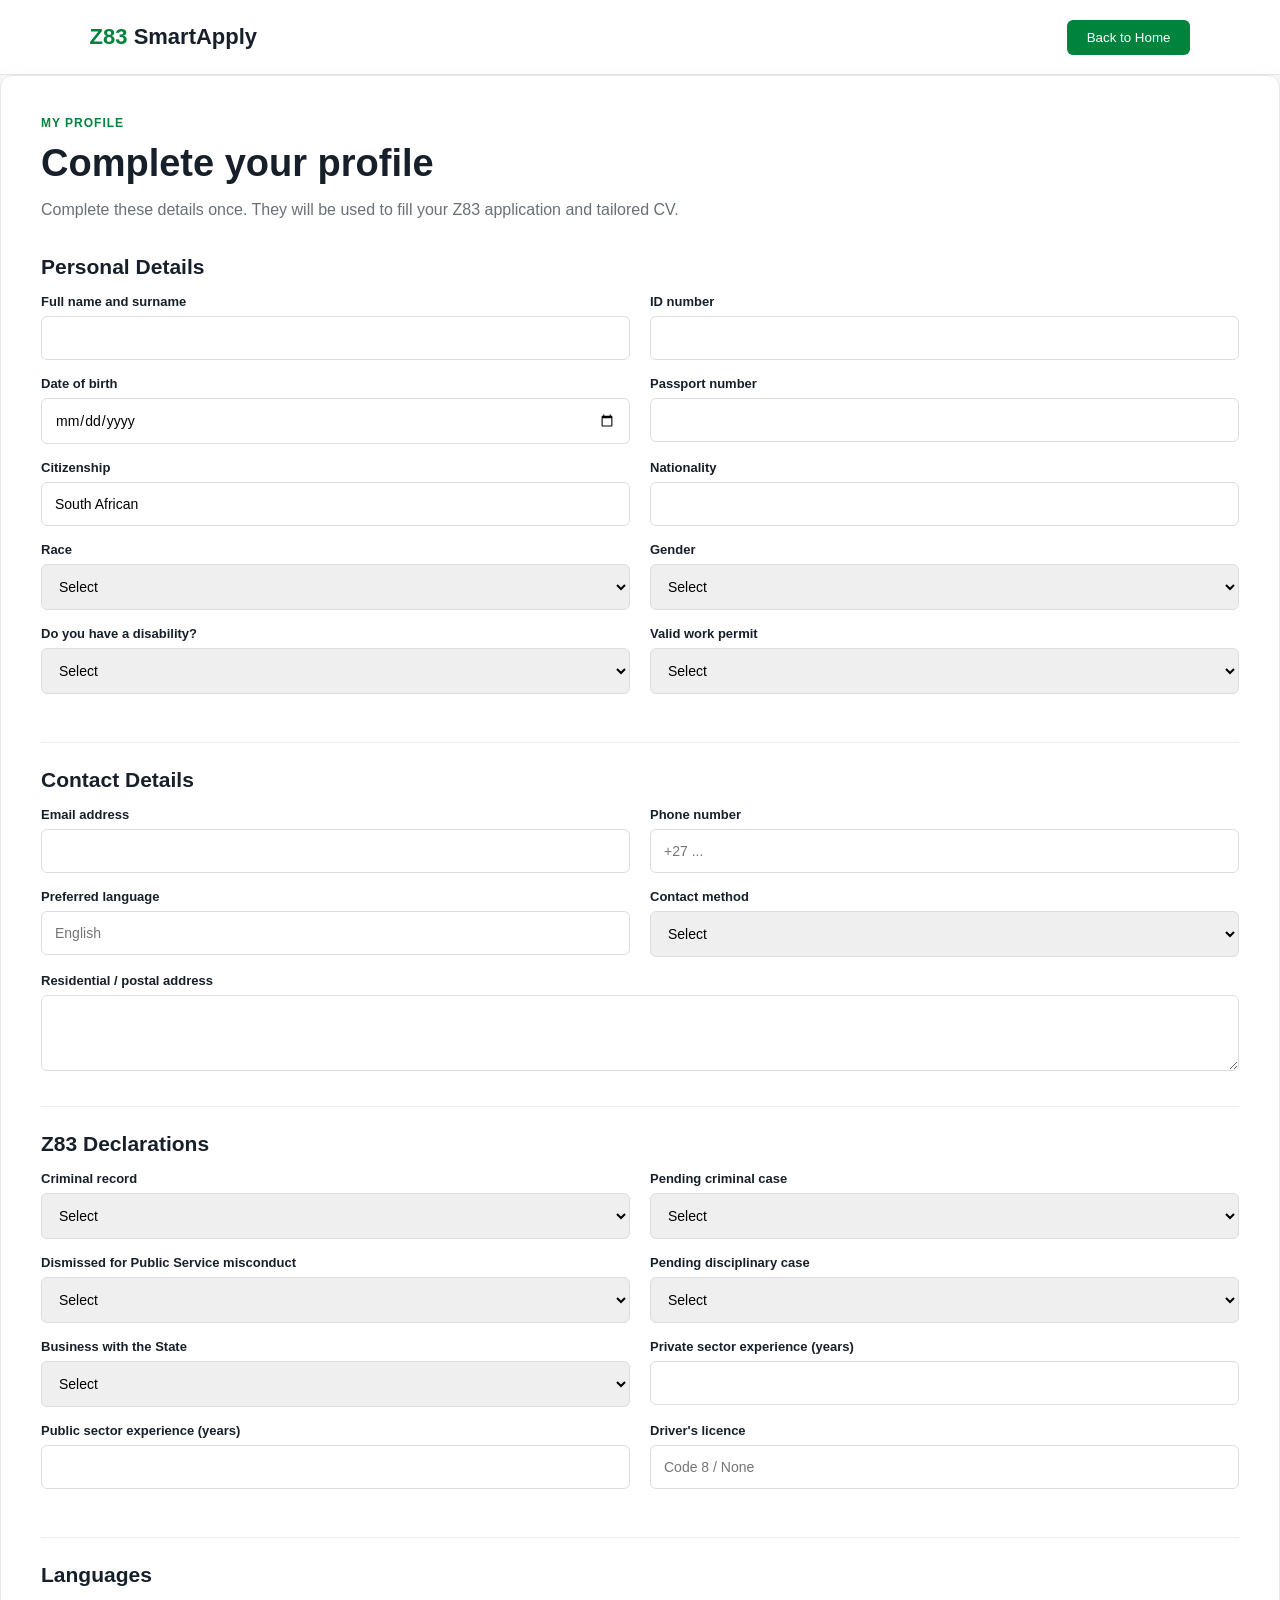
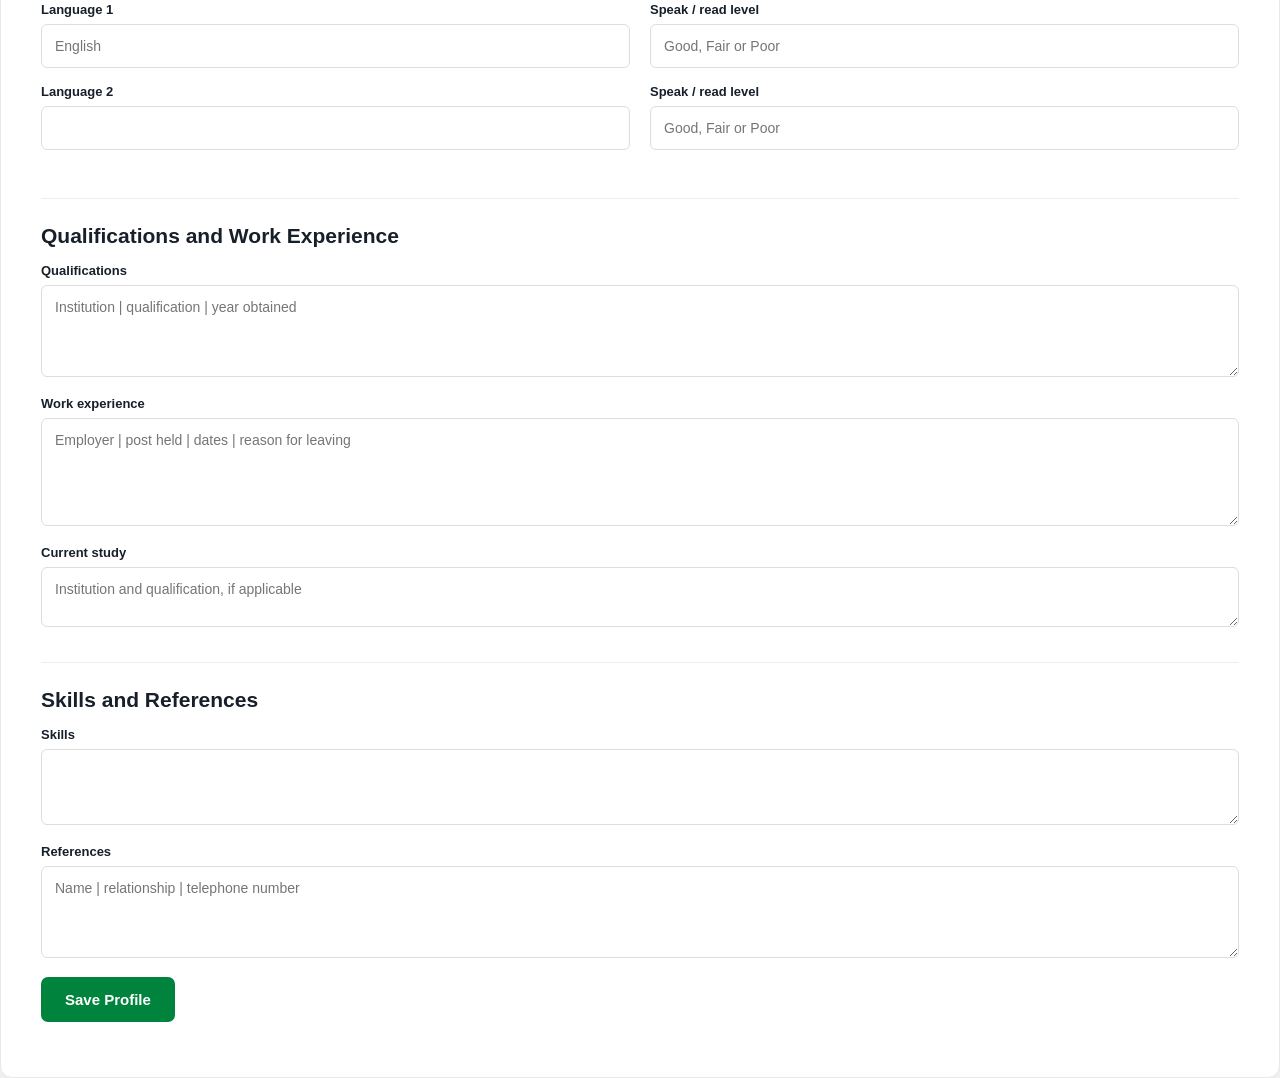
<file: Z83-SmartApply/profile.html>
<!DOCTYPE html>
<html lang="en">
<head>
    <meta charset="UTF-8">
    <meta name="viewport" content="width=device-width, initial-scale=1.0">
    <title>My Profile | Z83 SmartApply</title>
    <link rel="stylesheet" href="style.css">
</head>
<body>
    <header class="navbar">
        <div class="logo"><span>Z83</span> SmartApply</div>
        <nav><button class="login-btn" type="button" onclick="window.location.href='index.html'">Back to Home</button></nav>
    </header>

    <main class="profile-page">
        <section class="profile-card">
            <p class="section-label">MY PROFILE</p>
            <h1>Complete your profile</h1>
            <p class="profile-intro">Complete these details once. They will be used to fill your Z83 application and tailored CV.</p>

            <form id="profileForm">
                <h2>Personal Details</h2>
                <div class="profile-grid">
                    <label>Full name and surname<input id="fullName" required></label>
                    <label>ID number<input id="idNumber"></label>
                    <label>Date of birth<input id="dateOfBirth" type="date"></label>
                    <label>Passport number<input id="passportNumber"></label>
                    <label>Citizenship<input id="citizenship" value="South African"></label>
                    <label>Nationality<input id="nationality"></label>
                    <label>Race<select id="race"><option value="">Select</option><option>African</option><option>White</option><option>Coloured</option><option>Indian</option><option>Other</option></select></label>
                    <label>Gender<select id="gender"><option value="">Select</option><option>Female</option><option>Male</option></select></label>
                    <label>Do you have a disability?<select id="disability"><option value="">Select</option><option>Yes</option><option>No</option></select></label>
                    <label>Valid work permit<select id="workPermit"><option value="">Select</option><option>Yes</option><option>No</option></select></label>
                </div>

                <h2>Contact Details</h2>
                <div class="profile-grid">
                    <label>Email address<input id="email" type="email" required></label>
                    <label>Phone number<input id="phone" type="tel" placeholder="+27 ..."></label>
                    <label>Preferred language<input id="language" placeholder="English"></label>
                    <label>Contact method<select id="contactMethod"><option value="">Select</option><option>Post</option><option>E-mail</option><option>Fax</option><option>Telephone</option></select></label>
                </div>
                <label>Residential / postal address<textarea id="address" rows="3"></textarea></label>

                <h2>Z83 Declarations</h2>
                <div class="profile-grid">
                    <label>Criminal record<select id="criminalRecord"><option value="">Select</option><option>Yes</option><option>No</option></select></label>
                    <label>Pending criminal case<select id="pendingCriminal"><option value="">Select</option><option>Yes</option><option>No</option></select></label>
                    <label>Dismissed for Public Service misconduct<select id="dismissed"><option value="">Select</option><option>Yes</option><option>No</option></select></label>
                    <label>Pending disciplinary case<select id="disciplinary"><option value="">Select</option><option>Yes</option><option>No</option></select></label>
                    <label>Business with the State<select id="stateBusiness"><option value="">Select</option><option>Yes</option><option>No</option></select></label>
                    <label>Private sector experience (years)<input id="privateExperience" type="number" min="0"></label>
                    <label>Public sector experience (years)<input id="publicExperience" type="number" min="0"></label>
                    <label>Driver's licence<input id="driversLicence" placeholder="Code 8 / None"></label>
                </div>

                <h2>Languages</h2>
                <div class="profile-grid">
                    <label>Language 1<input id="language1" placeholder="English"></label>
                    <label>Speak / read level<input id="language1Level" placeholder="Good, Fair or Poor"></label>
                    <label>Language 2<input id="language2"></label>
                    <label>Speak / read level<input id="language2Level" placeholder="Good, Fair or Poor"></label>
                </div>

                <h2>Qualifications and Work Experience</h2>
                <label>Qualifications<textarea id="qualifications" rows="4" placeholder="Institution | qualification | year obtained"></textarea></label>
                <label>Work experience<textarea id="experience" rows="5" placeholder="Employer | post held | dates | reason for leaving"></textarea></label>
                <label>Current study<textarea id="currentStudy" rows="2" placeholder="Institution and qualification, if applicable"></textarea></label>

                <h2>Skills and References</h2>
                <label>Skills<textarea id="skills" rows="3"></textarea></label>
                <label>References<textarea id="references" rows="4" placeholder="Name | relationship | telephone number"></textarea></label>

                <button type="submit" class="primary-btn">Save Profile</button>
                <p id="saveMessage" class="save-message"></p>
            </form>
        </section>
    </main>

    <script src="jsapp.js"></script>
</body>
</html>
</file>
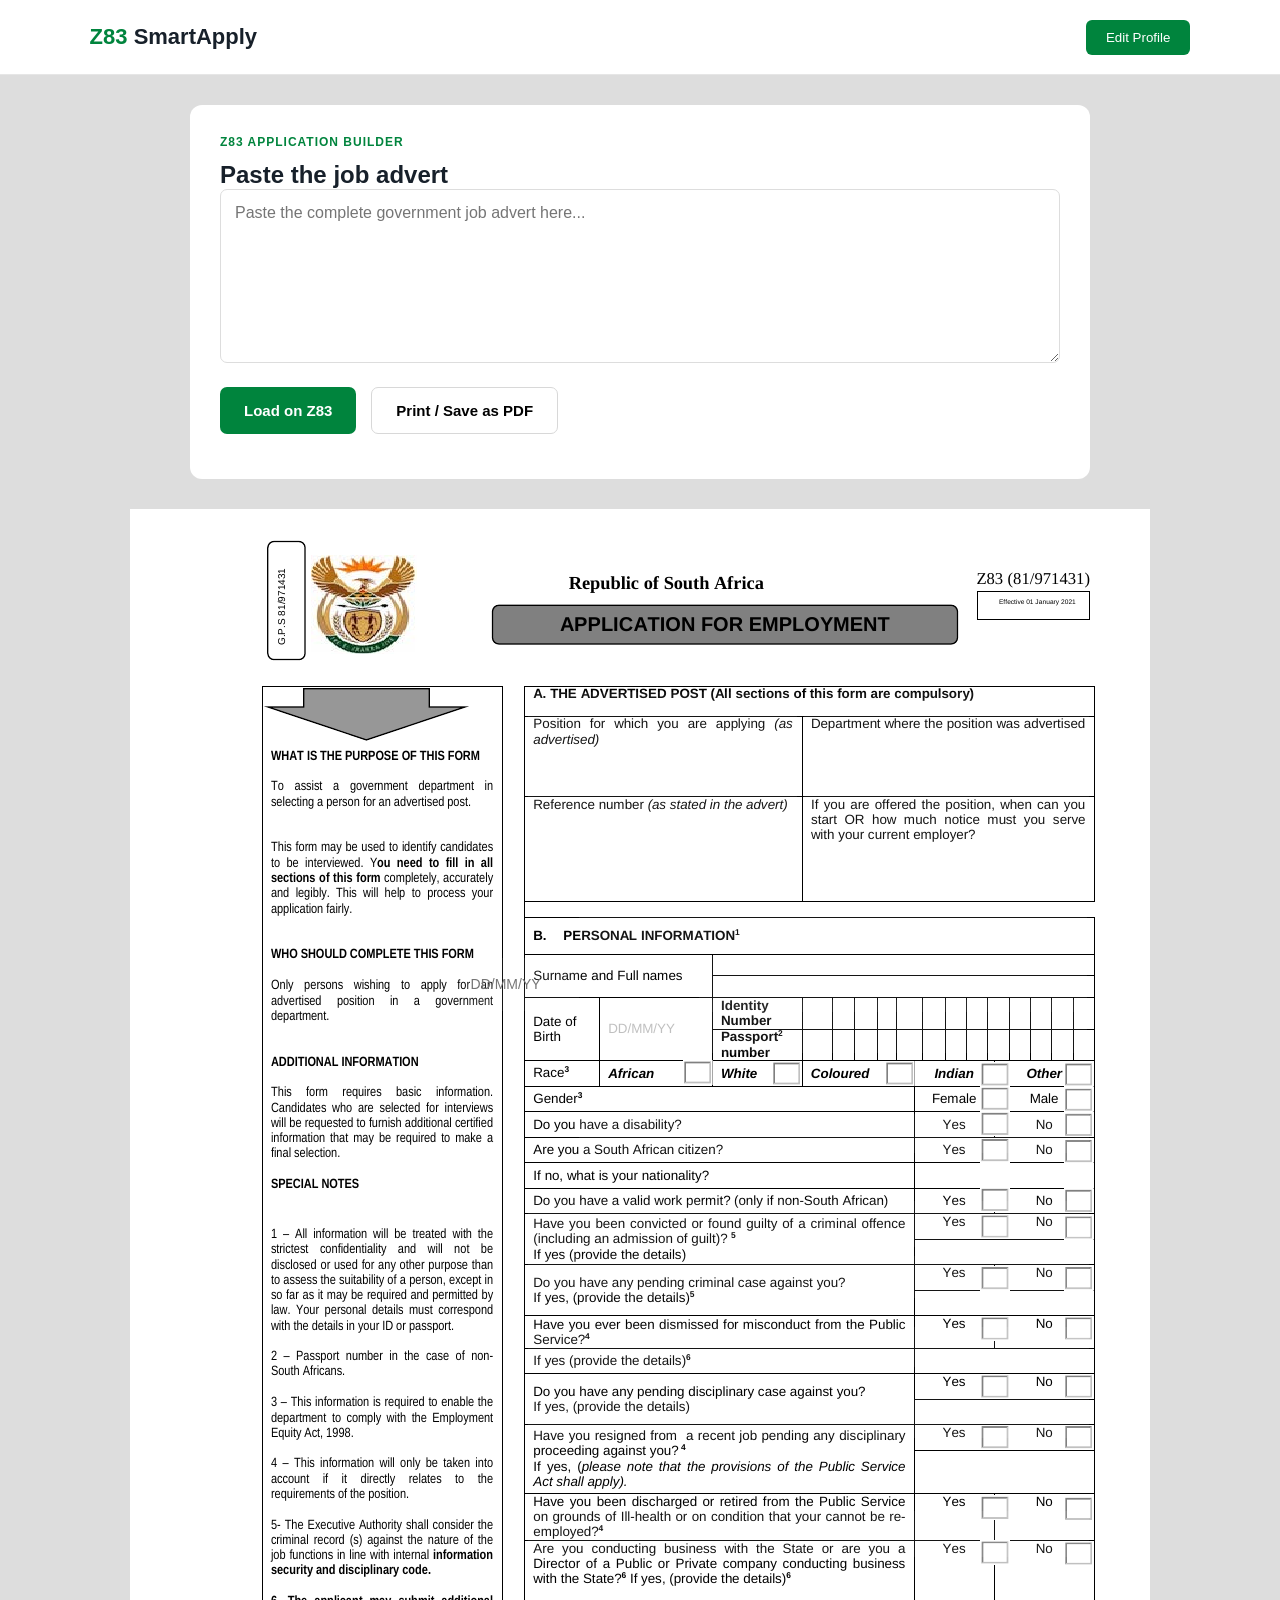
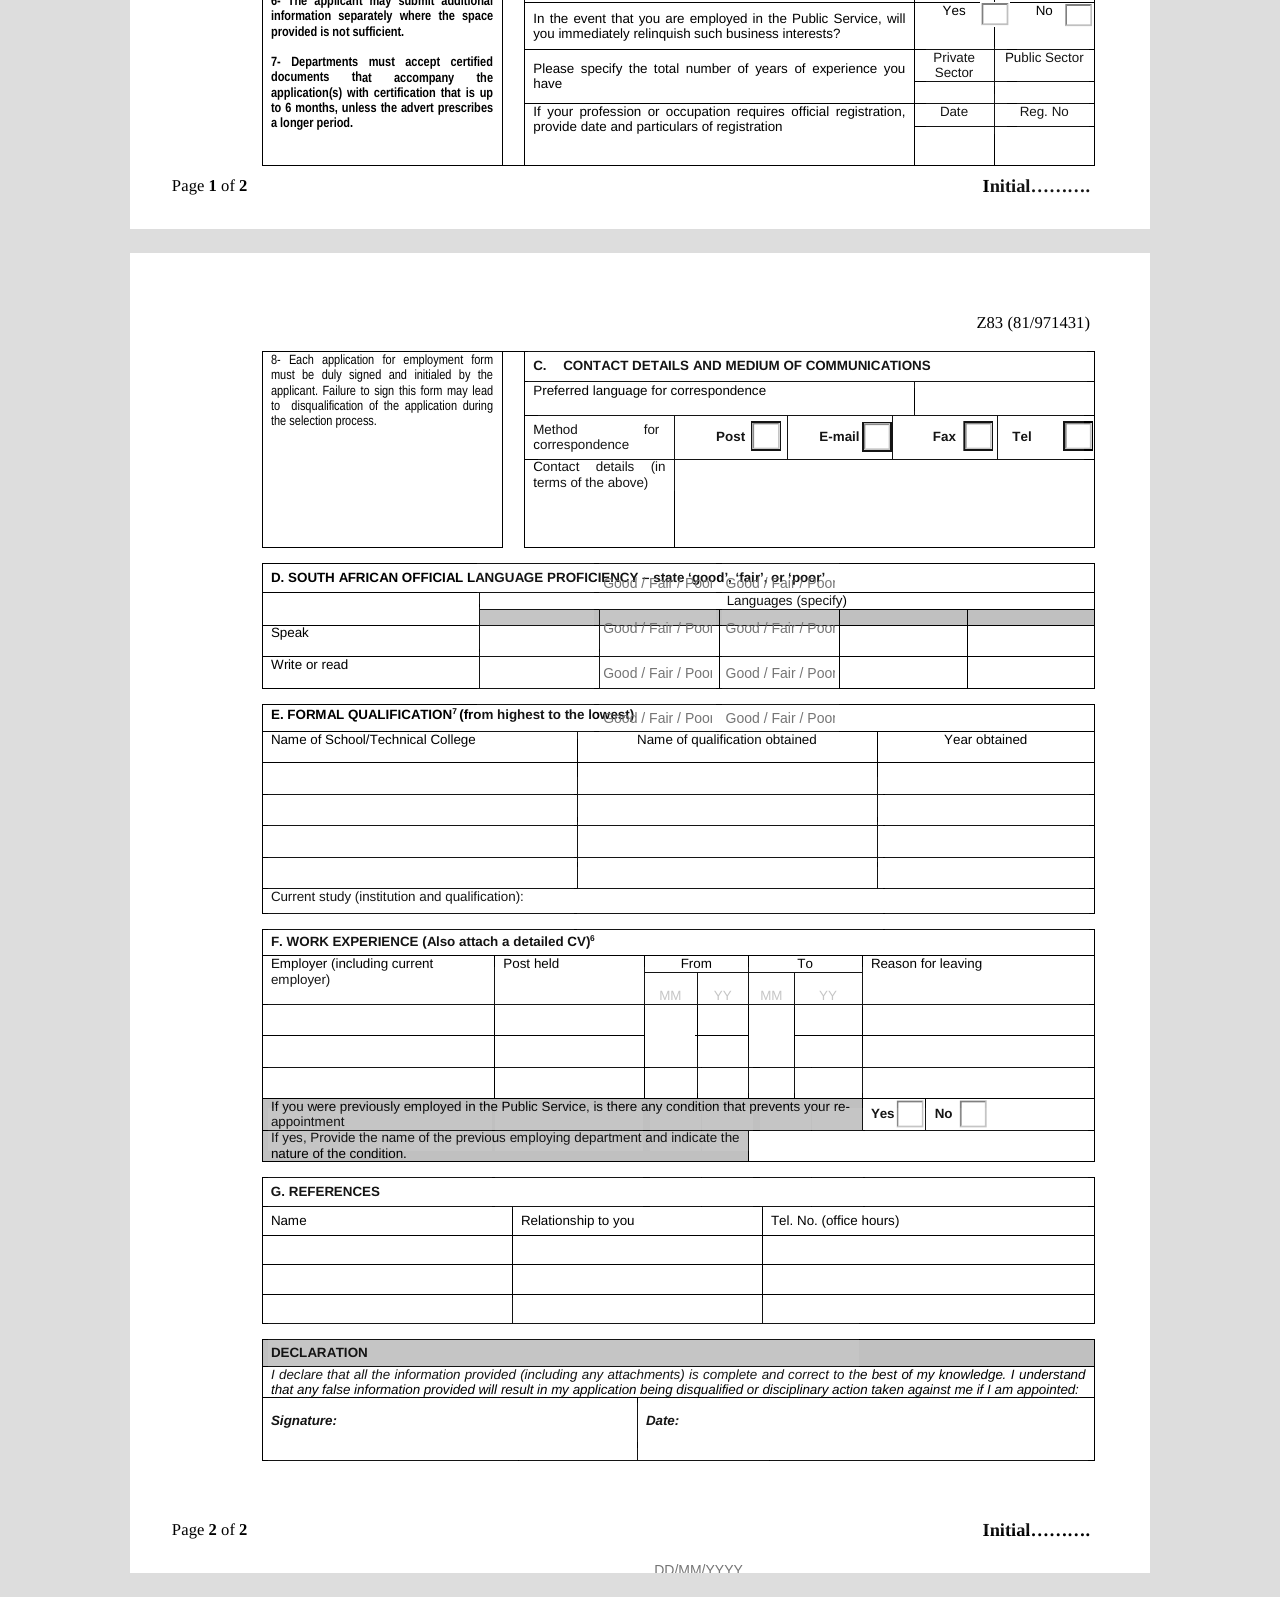
<file: Z83-SmartApply/z83.html>
<!DOCTYPE html>
<html lang="en">
<head>
    <meta charset="UTF-8">
    <meta name="viewport" content="width=device-width, initial-scale=1.0">

    <title>Editable Z83 Application for Employment</title>

    <link rel="stylesheet" href="style.css">
</head>

<body class="z83-overlay-page">
    <header class="navbar no-print">
        <div class="logo"><span>Z83</span> SmartApply</div>
        <nav><button class="login-btn" type="button" onclick="window.location.href='profile.html'">Edit Profile</button></nav>
    </header>
    <section class="z83-loader no-print">
        <p class="section-label">Z83 APPLICATION BUILDER</p>
        <h1>Paste the job advert</h1>
        <textarea id="jobAdvert" rows="8" placeholder="Paste the complete government job advert here..."></textarea>
        <div class="z83-actions">
            <button class="primary-btn" id="loadZ83Btn" type="button">Load on Z83</button>
            <button class="secondary-btn" type="button" onclick="window.print()">Print / Save as PDF</button>
        </div>
        <p id="z83Message" class="save-message" aria-live="polite"></p>
    </section>

    <!-- =========================
         PAGE 1
    ========================== -->

    <div class="page page1">

        <!-- SECTION A -->

        <input
            class="field"
            type="text"
            name="position" id="position"
            style="left:39%; top:13.9%; width:26.4%; height:5.5%;"
        >

        <input
            class="field"
            type="text"
            name="department" id="department"
            style="left:66.1%; top:13.9%; width:27.9%; height:5.5%;"
        >

        <input
            class="field"
            type="text"
            name="reference" id="referenceNumber"
            style="left:39%; top:19.5%; width:26.4%; height:7%;"
        >

        <input
            class="field"
            type="text"
            name="notice"
            style="left:66.1%; top:19.5%; width:27.9%; height:7%;"
        >


        <!-- =========================
             PERSONAL INFORMATION
        ========================== -->

        <input
            class="field"
            type="text"
            name="surname_full_names" id="z83FullName"
            style="left:44%; top:30.4%; width:49.8%; height:3.2%;"
        >

        <input
            class="field"
            type="text"
            name="dob" id="z83DateOfBirth"
            placeholder="DD/MM/YY"
            style="left:33%; top:34%; width:11%; height:4%;"
        >

        <input
            class="field"
            type="text"
            name="id_number" id="z83IdNumber"
            style="left:55.8%; top:33.9%; width:38%; height:4.2%;"
        >

        <input
            class="field"
            type="text"
            name="passport_number"
            style="left:55.8%; top:37.2%; width:38%; height:4%;"
        >

        <!-- Nationality -->

        <input
            class="field"
            type="text"
            name="nationality"
            style="left:44%; top:45.8%; width:50%; height:3%;"
        >


        <!-- =========================
             RACE
        ========================== -->

        <input class="check" type="checkbox"
               name="race_african"
               style="left:55.2%; top:39%;">

        <input class="check" type="checkbox"
               name="race_white"
               style="left:64%; top:39%;">

        <input class="check" type="checkbox"
               name="race_coloured"
               style="left:74.1%; top:39%;">

        <input class="check" type="checkbox"
               name="race_indian"
               style="left:84.5%; top:39%;">

        <input class="check" type="checkbox"
               name="race_other"
               style="left:94%; top:39%;">


        <!-- Gender -->

        <input class="check" type="checkbox"
               name="gender_female"
               style="left:84.6%; top:40.9%;">

        <input class="check" type="checkbox"
               name="gender_male"
               style="left:94%; top:40.9%;">


        <!-- Disability -->

        <input class="check" type="checkbox"
               name="disability_yes"
               style="left:84.6%; top:43.1%;">

        <input class="check" type="checkbox"
               name="disability_no"
               style="left:94%; top:43.1%;">


        <!-- Citizenship -->

        <input class="check" type="checkbox"
               name="citizen_yes"
               style="left:84.6%; top:45%;">

        <input class="check" type="checkbox"
               name="citizen_no"
               style="left:94%; top:45%;">


        <!-- Work Permit -->

        <input class="check" type="checkbox"
               name="workpermit_yes"
               style="left:84.6%; top:49%;">

        <input class="check" type="checkbox"
               name="workpermit_no"
               style="left:94%; top:49%;">


        <!-- Criminal Record -->

        <input class="check" type="checkbox"
               name="criminal_yes"
               style="left:84.6%; top:51.1%;">

        <input class="check" type="checkbox"
               name="criminal_no"
               style="left:94%; top:51.1%;">

        <input
            class="field"
            type="text"
            name="criminal_details"
            style="left:39%; top:52.4%; width:55%; height:3.5%;"
        >


        <!-- Pending Criminal Case -->

        <input class="check" type="checkbox"
               name="pending_criminal_yes"
               style="left:84.6%; top:55%;">

        <input class="check" type="checkbox"
               name="pending_criminal_no"
               style="left:94%; top:55%;">

        <input
            class="field"
            type="text"
            name="pending_criminal_details"
            style="left:39%; top:56.6%; width:55%; height:3.2%;"
        >


        <!-- Dismissed for Misconduct -->

        <input class="check" type="checkbox"
               name="dismissed_yes"
               style="left:84.6%; top:59.1%;">

        <input class="check" type="checkbox"
               name="dismissed_no"
               style="left:94%; top:59.1%;">

        <input
            class="field"
            type="text"
            name="dismissed_details"
            style="left:39%; top:62%; width:55%; height:3%;"
        >


        <!-- Pending Disciplinary -->

        <input class="check" type="checkbox"
               name="disciplinary_yes"
               style="left:84.6%; top:65%;">

        <input class="check" type="checkbox"
               name="disciplinary_no"
               style="left:94%; top:65%;">

        <input
            class="field"
            type="text"
            name="disciplinary_details"
            style="left:39%; top:67.4%; width:55%; height:3%;"
        >


        <!-- Resigned Pending Disciplinary -->

        <input class="check" type="checkbox"
               name="resigned_yes"
               style="left:84.6%; top:70.1%;">

        <input class="check" type="checkbox"
               name="resigned_no"
               style="left:94%; top:70.1%;">


        <!-- Ill Health / Retirement -->

        <input class="check" type="checkbox"
               name="retired_yes"
               style="left:84.6%; top:75%;">

        <input class="check" type="checkbox"
               name="retired_no"
               style="left:94%; top:75%;">


        <!-- State Business -->

        <input class="check" type="checkbox"
               name="state_business_yes"
               style="left:84.6%; top:79%;">

        <input class="check" type="checkbox"
               name="state_business_no"
               style="left:94%; top:79%;">

        <input
            class="field"
            type="text"
            name="business_details"
            style="left:39%; top:75.9%; width:55%; height:3.5%;"
        >


        <!-- Relinquish Business Interests -->

        <input class="check" type="checkbox"
               name="relinquish_yes"
               style="left:84.6%; top:83.1%;">

        <input class="check" type="checkbox"
               name="relinquish_no"
               style="left:94%; top:83.1%;">


        <!-- Experience -->

        <input
            class="field"
            type="text"
            name="private_sector_years"
            style="left:78%; top:86.2%; width:8%; height:3%;"
        >

        <input
            class="field"
            type="text"
            name="public_sector_years"
            style="left:87%; top:86.2%; width:7%; height:3%;"
        >


        <!-- Registration -->

        <input
            class="field"
            type="text"
            name="registration_date"
            style="left:78%; top:89.8%; width:8%; height:3%;"
        >

        <input
            class="field"
            type="text"
            name="registration_number"
            style="left:87%; top:89.8%; width:7%; height:3%;"
        >


        <!-- Initial -->

        <input
            class="field"
            type="text"
            name="initial_page1"
            style="left:84%; top:96.1%; width:12%; height:2.5%;"
        >

    </div>


    <!-- =========================
         PAGE 2
    ========================== -->

    <div class="page page2">

        <!-- Contact -->

        <input
            class="field"
            type="text"
            name="preferred_language" id="z83Language"
            style="left:39%; top:7.2%; width:54.8%; height:3%;"
        >

        <input
            class="field"
            type="text"
            name="contact_details" id="z83Email"
            style="left:40%; top:12%; width:53.5%; height:6%;"
        >


        <!-- Correspondence Method -->

        <input class="check"
               type="checkbox"
               name="post"
               style="left:61.5%; top:10.8%;">

        <input class="check"
               type="checkbox"
               name="email"
               style="left:72%; top:10.8%;">

        <input class="check"
               type="checkbox"
               name="fax"
               style="left:83%; top:10.8%;">

        <input class="check"
               type="checkbox"
               name="tel"
               style="left:94%; top:10.8%;">


        <!-- =========================
             LANGUAGE PROFICIENCY
        ========================== -->

        <input class="field" type="text"
               name="language1"
               style="left:34%; top:23.4%; width:11.5%; height:3.2%;">

        <input class="field" type="text"
               name="language1_speak"
               placeholder="Good / Fair / Poor"
               style="left:46%; top:23.4%; width:11.5%; height:3.2%;">

        <input class="field" type="text"
               name="language1_read"
               placeholder="Good / Fair / Poor"
               style="left:58%; top:23.4%; width:11.5%; height:3.2%;">


        <input class="field" type="text"
               name="language2"
               style="left:34%; top:26.8%; width:11.5%; height:3.2%;">

        <input class="field" type="text"
               name="language2_speak"
               placeholder="Good / Fair / Poor"
               style="left:46%; top:26.8%; width:11.5%; height:3.2%;">

        <input class="field" type="text"
               name="language2_read"
               placeholder="Good / Fair / Poor"
               style="left:58%; top:26.8%; width:11.5%; height:3.2%;">


        <input class="field" type="text"
               name="language3"
               style="left:34%; top:30.2%; width:11.5%; height:3.2%;">

        <input class="field" type="text"
               name="language3_speak"
               placeholder="Good / Fair / Poor"
               style="left:46%; top:30.2%; width:11.5%; height:3.2%;">

        <input class="field" type="text"
               name="language3_read"
               placeholder="Good / Fair / Poor"
               style="left:58%; top:30.2%; width:11.5%; height:3.2%;">


        <input class="field" type="text"
               name="language4"
               style="left:34%; top:33.6%; width:11.5%; height:3.2%;">

        <input class="field" type="text"
               name="language4_speak"
               placeholder="Good / Fair / Poor"
               style="left:46%; top:33.6%; width:11.5%; height:3.2%;">

        <input class="field" type="text"
               name="language4_read"
               placeholder="Good / Fair / Poor"
               style="left:58%; top:33.6%; width:11.5%; height:3.2%;">


        <!-- =========================
             QUALIFICATIONS
        ========================== -->

        <input class="field" type="text"
               name="school_1"
               style="left:13.5%; top:39.7%; width:30%; height:3%;">

        <input class="field" type="text"
               name="qualification_1"
               style="left:43.8%; top:39.7%; width:30%; height:3%;">

        <input class="field" type="text"
               name="qualification_year_1"
               style="left:74%; top:39.7%; width:20%; height:3%;">


        <input class="field" type="text"
               name="school_2"
               style="left:13.5%; top:43.1%; width:30%; height:3%;">

        <input class="field" type="text"
               name="qualification_2"
               style="left:43.8%; top:43.1%; width:30%; height:3%;">

        <input class="field" type="text"
               name="qualification_year_2"
               style="left:74%; top:43.1%; width:20%; height:3%;">


        <input class="field" type="text"
               name="school_3"
               style="left:13.5%; top:46.5%; width:30%; height:3%;">

        <input class="field" type="text"
               name="qualification_3"
               style="left:43.8%; top:46.5%; width:30%; height:3%;">

        <input class="field" type="text"
               name="qualification_year_3"
               style="left:74%; top:46.5%; width:20%; height:3%;">


        <input class="field" type="text"
               name="school_4"
               style="left:13.5%; top:49.9%; width:30%; height:3%;">

        <input class="field" type="text"
               name="qualification_4"
               style="left:43.8%; top:49.9%; width:30%; height:3%;">

        <input class="field" type="text"
               name="qualification_year_4"
               style="left:74%; top:49.9%; width:20%; height:3%;">


        <input class="field" type="text"
               name="current_study"
               style="left:13.5%; top:54.1%; width:80.5%; height:3%;">


        <!-- =========================
             WORK EXPERIENCE
        ========================== -->

        <!-- Row 1 -->

        <input class="field" type="text"
               name="employer_1"
               style="left:13.5%; top:60.4%; width:22%; height:3.2%;">

        <input class="field" type="text"
               name="post_1"
               style="left:35.8%; top:60.4%; width:14.5%; height:3.2%;">

        <input class="field" type="text"
               name="from_mm_1"
               style="left:51%; top:60.4%; width:5%; height:3.2%;">

        <input class="field" type="text"
               name="from_yy_1"
               style="left:56.1%; top:60.4%; width:5%; height:3.2%;">

        <input class="field" type="text"
               name="to_mm_1"
               style="left:61.8%; top:60.4%; width:5%; height:3.2%;">

        <input class="field" type="text"
               name="to_yy_1"
               style="left:66.9%; top:60.4%; width:5%; height:3.2%;">

        <input class="field" type="text"
               name="reason_1"
               style="left:72.1%; top:60.4%; width:21.8%; height:3.2%;">


        <!-- Row 2 -->

        <input class="field" type="text"
               name="employer_2"
               style="left:13.5%; top:64.8%; width:22%; height:3.2%;">

        <input class="field" type="text"
               name="post_2"
               style="left:35.8%; top:64.8%; width:14.5%; height:3.2%;">

        <input class="field" type="text"
               name="from_mm_2"
               style="left:51%; top:64.8%; width:5%; height:3.2%;">

        <input class="field" type="text"
               name="from_yy_2"
               style="left:56.1%; top:64.8%; width:5%; height:3.2%;">

        <input class="field" type="text"
               name="to_mm_2"
               style="left:61.8%; top:64.8%; width:5%; height:3.2%;">

        <input class="field" type="text"
               name="to_yy_2"
               style="left:66.9%; top:64.8%; width:5%; height:3.2%;">

        <input class="field" type="text"
               name="reason_2"
               style="left:72.1%; top:64.8%; width:21.8%; height:3.2%;">


        <!-- Row 3 -->

        <input class="field" type="text"
               name="employer_3"
               style="left:13.5%; top:69.2%; width:22%; height:3.2%;">

        <input class="field" type="text"
               name="post_3"
               style="left:35.8%; top:69.2%; width:14.5%; height:3.2%;">

        <input class="field" type="text"
               name="from_mm_3"
               style="left:51%; top:69.2%; width:5%; height:3.2%;">

        <input class="field" type="text"
               name="from_yy_3"
               style="left:56.1%; top:69.2%; width:5%; height:3.2%;">

        <input class="field" type="text"
               name="to_mm_3"
               style="left:61.8%; top:69.2%; width:5%; height:3.2%;">

        <input class="field" type="text"
               name="to_yy_3"
               style="left:66.9%; top:69.2%; width:5%; height:3.2%;">

        <input class="field" type="text"
               name="reason_3"
               style="left:72.1%; top:69.2%; width:21.8%; height:3.2%;">


        <!-- Public Service Condition -->

        <input class="check"
               type="checkbox"
               name="previous_public_service_yes"
               style="left:75%; top:78.4%;">

        <input class="check"
               type="checkbox"
               name="previous_public_service_no"
               style="left:87%; top:78.4%;">

        <input class="field"
               type="text"
               name="previous_public_service_condition"
               style="left:13.5%; top:79.2%; width:58%; height:3%;">

        <input class="field"
               type="text"
               name="previous_department_condition"
               style="left:13.5%; top:82.3%; width:58%; height:3%;">


        <!-- =========================
             REFERENCES
        ========================== -->

        <input class="field"
               type="text"
               name="reference_name_1"
               style="left:13.5%; top:87.1%; width:24.5%; height:3%;">

        <input class="field"
               type="text"
               name="reference_relationship_1"
               style="left:38.1%; top:87.1%; width:24.5%; height:3%;">

        <input class="field"
               type="text"
               name="reference_phone_1"
               style="left:62.7%; top:87.1%; width:31.2%; height:3%;">


        <input class="field"
               type="text"
               name="reference_name_2"
               style="left:13.5%; top:90.5%; width:24.5%; height:3%;">

        <input class="field"
               type="text"
               name="reference_relationship_2"
               style="left:38.1%; top:90.5%; width:24.5%; height:3%;">

        <input class="field"
               type="text"
               name="reference_phone_2"
               style="left:62.7%; top:90.5%; width:31.2%; height:3%;">


        <input class="field"
               type="text"
               name="reference_name_3"
               style="left:13.5%; top:93.9%; width:24.5%; height:3%;">

        <input class="field"
               type="text"
               name="reference_relationship_3"
               style="left:38.1%; top:93.9%; width:24.5%; height:3%;">

        <input class="field"
               type="text"
               name="reference_phone_3"
               style="left:62.7%; top:93.9%; width:31.2%; height:3%;">


        <!-- Declaration -->

        <input class="field"
               type="text"
               name="signature"
               style="left:13.5%; top:98.3%; width:35%; height:3%;">

        <input class="field"
               type="text"
               name="date"
               placeholder="DD/MM/YYYY"
               style="left:51%; top:98.3%; width:42.5%; height:3%;">

        <input class="field"
               type="text"
               name="initial_page2"
               style="left:84%; top:99%; width:12%; height:2%;">

    </div>


    <!-- BUTTONS -->

    




    <script src="jsapp.js"></script>
</body>
</html>
</file>
<file: Z83-SmartApply/style.css>
* {
    margin: 0;
    padding: 0;
    box-sizing: border-box;
}

html {
    scroll-behavior: smooth;
}

body {
    font-family: Arial, Helvetica, sans-serif;
    background: #f7f8fa;
    color: #17202a;
}


/* =========================
   NAVBAR
========================= */

.navbar {
    height: 75px;
    display: flex;
    align-items: center;
    justify-content: space-between;
    padding: 0 7%;
    background: white;
    border-bottom: 1px solid #e6e6e6;
}

.logo {
    font-size: 22px;
    font-weight: 700;
}

    .logo span {
        color: #00843d;
    }

.navbar nav {
    display: flex;
    align-items: center;
    gap: 30px;
}

.navbar a {
    text-decoration: none;
    color: #333;
    font-size: 14px;
}

    .navbar a:hover {
        color: #00843d;
    }


/* =========================
   BUTTONS
========================= */

button {
    border: none;
    cursor: pointer;
    font-family: inherit;
}

.primary-btn {
    background: #00843d;
    color: white;
    padding: 14px 24px;
    border-radius: 7px;
    font-size: 15px;
    font-weight: 600;
}

    .primary-btn:hover {
        background: #006b31;
    }

.secondary-btn {
    background: white;
    border: 1px solid #d8d8d8;
    padding: 14px 24px;
    border-radius: 7px;
    font-size: 15px;
    font-weight: 600;
}

    .secondary-btn:hover {
        border-color: #00843d;
    }

.login-btn {
    background: #00843d;
    color: white;
    padding: 10px 20px;
    border-radius: 6px;
}


/* =========================
   HERO
========================= */

.hero {
    min-height: 650px;
    display: flex;
    align-items: center;
    justify-content: space-between;
    gap: 70px;
    padding: 80px 10%;
    background: white;
}

.hero-content {
    max-width: 580px;
}

.badge {
    display: inline-block;
    background: #e8f5ed;
    color: #00843d;
    padding: 8px 14px;
    border-radius: 30px;
    font-size: 13px;
    font-weight: 600;
    margin-bottom: 25px;
}

.hero h1 {
    font-size: 55px;
    line-height: 1.05;
    margin-bottom: 25px;
}

    .hero h1 span {
        color: #00843d;
    }

.hero p {
    color: #687078;
    font-size: 18px;
    line-height: 1.6;
}

.hero-buttons {
    display: flex;
    gap: 15px;
    margin-top: 30px;
}

.small-text {
    margin-top: 18px;
    font-size: 13px !important;
    color: #8a9299 !important;
}


/* =========================
   Z83 CARD
========================= */

.hero-card {
    width: 390px;
    min-height: 480px;
    background: white;
    border-radius: 12px;
    padding: 25px;
    box-shadow: 0 20px 50px rgba(0, 0, 0, 0.12);
    transform: rotate(2deg);
}

.document-header {
    display: flex;
    justify-content: space-between;
    font-size: 11px;
    line-height: 1.5;
}

.z83-logo {
    font-size: 28px;
    font-weight: bold;
    color: #00843d;
}

.document-line {
    height: 2px;
    background: #00843d;
    margin: 18px 0;
}

.preview-section {
    border: 1px solid #ddd;
    padding: 15px;
    margin-bottom: 15px;
    font-size: 11px;
}

.preview-row {
    display: flex;
    justify-content: space-between;
    padding: 8px 0;
    border-bottom: 1px solid #eee;
}

.filled {
    color: #333;
    font-weight: 600;
}

.fake-input {
    height: 10px;
    background: #eee;
    margin-top: 12px;
    width: 100%;
}

    .fake-input.short {
        width: 60%;
    }

.preview-footer {
    text-align: center;
    font-size: 10px;
    color: #999;
    margin-top: 20px;
}


/* =========================
   FEATURES
========================= */

.features {
    padding: 100px 10%;
}

.section-heading {
    text-align: center;
    max-width: 650px;
    margin: auto;
}

.section-label {
    color: #00843d;
    font-size: 12px;
    font-weight: bold;
    letter-spacing: 1px;
    margin-bottom: 12px;
}

.section-heading h2,
.about h2 {
    font-size: 38px;
    margin-bottom: 15px;
}

.section-heading p {
    color: #687078;
}

.feature-grid {
    display: grid;
    grid-template-columns: repeat(4, 1fr);
    gap: 20px;
    margin-top: 55px;
}

.feature-card {
    background: white;
    padding: 30px;
    border-radius: 10px;
    border: 1px solid #e8e8e8;
}

.feature-icon {
    font-size: 30px;
    margin-bottom: 20px;
}

.feature-card h3 {
    margin-bottom: 12px;
}

.feature-card p {
    color: #687078;
    font-size: 14px;
    line-height: 1.6;
}


/* =========================
   ABOUT
========================= */

.about {
    background: #17202a;
    color: white;
    padding: 100px 10%;
}

.about-content {
    max-width: 650px;
}

.about h2 {
    font-size: 42px;
}

.about p:not(.section-label) {
    color: #c4c9cd;
    line-height: 1.7;
    margin-bottom: 25px;
}


/* =========================
   MODAL
========================= */

.modal {
    display: none;
    position: fixed;
    inset: 0;
    background: rgba(0, 0, 0, 0.6);
    align-items: center;
    justify-content: center;
    z-index: 1000;
}

.modal-content {
    width: 400px;
    background: white;
    padding: 35px;
    border-radius: 12px;
    position: relative;
}

.close-btn {
    position: absolute;
    right: 20px;
    top: 15px;
    background: none;
    font-size: 28px;
    color: #777;
}

.modal-logo {
    color: #00843d;
    font-weight: bold;
    font-size: 22px;
}

    .modal-logo span {
        color: #17202a;
    }

.modal-content h2 {
    margin-top: 25px;
    margin-bottom: 8px;
}

.modal-content p {
    color: #777;
    margin-bottom: 25px;
}

.modal-content label {
    display: block;
    font-size: 13px;
    font-weight: 600;
    margin-bottom: 7px;
}

.modal-content input {
    width: 100%;
    padding: 13px;
    border: 1px solid #ddd;
    border-radius: 6px;
    margin-bottom: 18px;
    font-size: 14px;
}

.full-width {
    width: 100%;
}

.register-text {
    text-align: center;
    font-size: 13px;
    margin-top: 20px;
}

    .register-text a {
        color: #00843d;
    }

    .auth-page {
  min-height: 100vh;
  display: grid;
  place-items: center;
  padding: 24px;
  background: linear-gradient(180deg, #f8fafc 0%, #eef4f8 100%);
}

.auth-card {
  width: min(100%, 460px);
  background: #fff;
  border: 1px solid #e5e7eb;
  border-radius: 18px;
  box-shadow: 0 12px 30px rgba(31, 41, 55, 0.08);
  padding: 28px;
}

.auth-header h1 {
  margin: 8px 0 10px;
  font-size: 2rem;
}

.auth-form {
  display: grid;
  gap: 12px;
  margin-top: 18px;
}

.auth-form h2 {
  font-size: 1.2rem;
  margin-bottom: 4px;
}

.auth-form label {
  display: grid;
  gap: 6px;
  font-weight: 600;
}

.auth-form input {
  width: 100%;
  padding: 13px 14px;
  border: 1px solid #e5e7eb;
  border-radius: 12px;
  font: inherit;
}

.tab-switch {
  display: flex;
  gap: 8px;
  margin-top: 18px;
  padding: 6px;
  background: #f3f4f6;
  border-radius: 999px;
}

.tab {
  flex: 1;
  padding: 10px 14px;
  border-radius: 999px;
  background: transparent;
  font-weight: 800;
}

.tab.active {
  background: #00843d;
  color: #fff;
}

.button.primary {
  background: #00843d;
  color: #fff;
  padding: 13px 18px;
  border-radius: 12px;
  font-weight: 800;
}

.full-width {
  width: 100%;
}

.hidden {
  display: none;
}

.auth-footer {
  margin-top: 18px;
  color: #6b7280;
  font-size: 0.95rem;
}

/* =========================
   PROFILE PAGE
========================= */

.profile-page {
    background: #f7f8fa;
}

.profile-main {
    width: 90%;
    max-width: 900px;
    margin: auto;
    padding: 70px 0;
}

.profile-card {
    background: white;
    border: 1px solid #e8e8e8;
    border-radius: 12px;
    padding: 40px;
    box-shadow: 0 15px 35px rgba(0, 0, 0, 0.08);
}

    .profile-card h1 {
        font-size: 38px;
        margin: 12px 0;
    }

.profile-intro {
    color: #687078;
    line-height: 1.6;
    margin-bottom: 30px;
}

.profile-card h2 {
    font-size: 21px;
    margin: 32px 0 15px;
    padding-top: 25px;
    border-top: 1px solid #eeeeee;
}

    .profile-card h2:first-of-type {
        border-top: none;
        padding-top: 0;
    }

.profile-card label {
    display: block;
    font-size: 13px;
    font-weight: 600;
    margin-bottom: 16px;
}

.profile-card input,
.profile-card textarea,
.profile-card select {
    width: 100%;
    padding: 13px;
    border: 1px solid #dddddd;
    border-radius: 6px;
    margin-top: 7px;
    font-family: inherit;
    font-size: 14px;
}

    .profile-card input:focus,
    .profile-card textarea:focus,
    .profile-card select:focus {
        outline: none;
        border-color: #00843d;
    }

.profile-card textarea {
    resize: vertical;
}

.profile-grid {
    display: grid;
    grid-template-columns: repeat(2, 1fr);
    gap: 0 20px;
}

.save-message {
    color: #00843d;
    font-weight: 600;
    margin-top: 15px;
}

/* =========================
   Z83 APPLICATION PAGE
========================= */

.z83-main {
    width: 90%;
    max-width: 1000px;
    margin: auto;
    padding: 70px 0;
}

.z83-intro {
    background: white;
    padding: 40px;
    border-radius: 12px;
    border: 1px solid #e8e8e8;
    margin-bottom: 30px;
}

    .z83-intro h1 {
        font-size: 38px;
        margin: 12px 0;
    }

    .z83-intro p:not(.section-label) {
        color: #687078;
        line-height: 1.6;
        margin-bottom: 25px;
    }

    .z83-intro textarea {
        width: 100%;
        padding: 15px;
        border: 1px solid #dddddd;
        border-radius: 7px;
        font-family: inherit;
        font-size: 14px;
        resize: vertical;
    }

        .z83-intro textarea:focus,
        .z83-form-card input:focus,
        .z83-form-card textarea:focus {
            outline: none;
            border-color: #00843d;
        }

.z83-form-card {
    background: white;
    padding: 45px;
    border: 1px solid #dcdcdc;
    box-shadow: 0 15px 35px rgba(0, 0, 0, 0.08);
}

.z83-form-header {
    display: flex;
    justify-content: space-between;
    align-items: flex-start;
    font-size: 13px;
    line-height: 1.5;
}

    .z83-form-header p {
        margin-top: 5px;
    }

.z83-number {
    color: #00843d;
    font-size: 35px;
    font-weight: bold;
}

.z83-line {
    height: 2px;
    background: #00843d;
    margin: 22px 0;
}

.z83-section {
    border-top: 1px solid #dddddd;
    padding-top: 24px;
    margin-top: 24px;
}

    .z83-section h2 {
        font-size: 16px;
        margin-bottom: 18px;
    }

.z83-grid {
    display: grid;
    grid-template-columns: repeat(2, 1fr);
    gap: 16px 20px;
}

    .z83-grid label,
    .z83-section > label {
        display: block;
        font-size: 13px;
        font-weight: 600;
    }

.z83-form-card input,
.z83-form-card textarea {
    width: 100%;
    margin-top: 7px;
    padding: 12px;
    border: 1px solid #d8d8d8;
    border-radius: 5px;
    background: #ffffff;
    font-family: inherit;
    font-size: 14px;
}

    .z83-form-card input[readonly],
    .z83-form-card textarea[readonly] {
        background: #f7f8fa;
        color: #333333;
    }

.z83-form-card textarea {
    resize: vertical;
}

.z83-actions {
    display: flex;
    gap: 15px;
    margin-top: 25px;
}

.declaration-text {
    color: #687078;
    line-height: 1.6;
    margin-bottom: 18px;
}

@media (max-width: 700px) {
    .z83-main {
        width: 90%;
        padding: 40px 0;
    }

    .z83-intro,
    .z83-form-card {
        padding: 25px;
    }

        .z83-intro h1 {
            font-size: 30px;
        }

    .z83-grid {
        grid-template-columns: 1fr;
    }

    .z83-actions {
        flex-direction: column;
    }
}

@media print {
    .navbar,
    .z83-intro,
    .z83-actions {
        display: none;
    }

    body {
        background: white;
    }

    .z83-main {
        width: 100%;
        padding: 0;
    }

    .z83-form-card {
        border: none;
        box-shadow: none;
        padding: 0;
    }
}

@media (max-width: 600px) {
    .profile-main {
        width: 90%;
        padding: 40px 0;
    }

    .profile-card {
        padding: 25px;
    }

    .profile-grid {
        grid-template-columns: 1fr;
    }

    .profile-card h1 {
        font-size: 30px;
    }
}

/* Official two-page Z83 overlay form */
.z83-overlay-page { background: #dddddd; }
.z83-loader { width: 90%; max-width: 900px; margin: 30px auto; padding: 30px; background: #ffffff; border-radius: 12px; }
.z83-loader textarea { width: 100%; padding: 14px; font: inherit; border: 1px solid #dddddd; border-radius: 7px; resize: vertical; }
.z83-actions { display: flex; gap: 15px; margin-top: 16px; }
.page { position: relative; width: min(1020px, calc(100vw - 32px)); aspect-ratio: 1020 / 1320; height: auto; margin: 24px auto; background-color: #ffffff; background-repeat: no-repeat; background-position: center; background-size: 100% 100%; page-break-after: always; }
.page1 { background-image: url("z83p1.png"); }
.page2 { background-image: url("z83p2.png"); }
.field { position: absolute; z-index: 10; border: none; outline: none; background: rgba(255, 255, 255, 0.02); padding: 1px 2px; font-family: Arial, Helvetica, sans-serif; font-size: 10px; color: #000000; }
.field:focus { background: rgba(255, 255, 255, 0.75); box-shadow: 0 0 0 1px #777777 inset; }
.check { position: absolute; z-index: 20; width: 4.2%; height: 2.7%; margin: 0; padding: 0; appearance: none; -webkit-appearance: none; border: none; background: transparent; cursor: pointer; }
.check:checked::after { content: "✓"; position: absolute; left: 50%; top: 50%; transform: translate(-50%, -56%); font-size: 15px; font-weight: bold; color: #000000; }
@media (max-width: 900px) { .page { width: calc(100vw - 18px); aspect-ratio: 1020 / 1320; margin: 15px auto; } }
@media print { .no-print, .navbar { display: none !important; } .z83-overlay-page { background: #ffffff; } .page { width: 210mm; height: auto; aspect-ratio: 1020 / 1320; margin: 0; box-shadow: none; } }

/* =========================
   STRUCTURED Z83 FORM
========================= */

.z83-app-page {
    background: #f7f8fa;
}

.z83-main {
    width: 90%;
    max-width: 1000px;
    margin: auto;
    padding: 55px 0;
}

.z83-loader-card,
.z83-page {
    background: white;
    border: 1px solid #dcdcdc;
    box-shadow: 0 15px 35px rgba(0, 0, 0, 0.08);
}

.z83-loader-card {
    padding: 38px;
    border-radius: 12px;
    margin-bottom: 30px;
}

    .z83-loader-card h1 {
        margin: 10px 0 14px;
        font-size: 38px;
    }

    .z83-loader-card > p:not(.section-label):not(.save-message) {
        color: #687078;
        line-height: 1.6;
        margin-bottom: 20px;
    }

    .z83-loader-card textarea {
        width: 100%;
        padding: 14px;
        border: 1px solid #dddddd;
        border-radius: 7px;
        font-family: inherit;
        resize: vertical;
    }

.z83-page {
    padding: 45px;
    margin-bottom: 30px;
}

.z83-title {
    display: flex;
    justify-content: space-between;
    align-items: flex-start;
    border-bottom: 3px solid #00843d;
    padding-bottom: 18px;
}

    .z83-title p,
    .z83-title span {
        color: #687078;
        font-size: 12px;
    }

    .z83-title h1 {
        margin: 6px 0;
        font-size: 25px;
    }

    .z83-title strong {
        color: #00843d;
        font-size: 38px;
    }

.z83-section {
    border-top: 1px solid #dddddd;
    margin-top: 24px;
    padding-top: 24px;
}

    .z83-section h2 {
        font-size: 16px;
        margin-bottom: 18px;
    }

    .z83-section label {
        display: block;
        font-size: 13px;
        font-weight: 600;
    }

.z83-grid {
    display: grid;
    grid-template-columns: repeat(2, 1fr);
    gap: 16px 20px;
}

.full-column {
    grid-column: 1 / -1;
}

.z83-page input,
.z83-page textarea,
.z83-page select {
    width: 100%;
    margin-top: 7px;
    padding: 12px;
    border: 1px solid #d8d8d8;
    border-radius: 5px;
    background: white;
    font-family: inherit;
    font-size: 14px;
}

    .z83-page input[readonly],
    .z83-page textarea[readonly] {
        background: #f7f8fa;
    }

.z83-page textarea {
    resize: vertical;
}

.z83-questions {
    display: grid;
    gap: 15px;
    margin: 22px 0;
}

    .z83-questions label {
        display: grid;
        grid-template-columns: 1fr 120px;
        align-items: center;
        gap: 15px;
    }

    .z83-questions select {
        margin-top: 0;
    }

.language-grid {
    display: grid;
    grid-template-columns: repeat(3, 1fr);
    gap: 15px;
}

.z83-note {
    color: #687078;
    line-height: 1.6;
    margin-bottom: 16px;
}

.z83-actions {
    display: flex;
    gap: 15px;
    margin-top: 20px;
}

@media (max-width: 700px) {
    .z83-main {
        padding: 35px 0;
    }

    .z83-loader-card,
    .z83-page {
        padding: 25px;
    }

    .z83-grid,
    .language-grid,
    .z83-questions label {
        grid-template-columns: 1fr;
    }

    .z83-actions {
        flex-direction: column;
    }
}

@media print {
    .navbar,
    .z83-loader-card {
        display: none;
    }

    body {
        background: white;
    }

    .z83-main {
        width: 100%;
        padding: 0;
    }

    .z83-page {
        border: none;
        box-shadow: none;
        margin: 0;
        break-after: page;
        page-break-after: always;
    }
}
.page {
    position: relative;
    width: 1020px;
    height: 1320px;
    margin: 24px auto;
    background-size: 1020px 1320px;
    background-repeat: no-repeat;
    overflow: hidden;
}

.field {
    position: absolute;
    z-index: 10;
    box-sizing: border-box;
    padding: 2px 4px;
    border: none;
    outline: none;
    background: rgba(255, 255, 255, 0.08);
    color: #000;
    font-family: Arial, Helvetica, sans-serif;
    font-size: 14px;
    font-weight: 500;
    line-height: 1.15;
    white-space: nowrap;
    overflow: hidden;
    text-overflow: clip;
}

    .field:focus {
        background: rgba(255, 255, 255, 0.85);
        outline: 1px solid #00843d;
    }

.check {
    position: absolute;
    z-index: 20;
    width: 22px;
    height: 22px;
    margin: 0;
    padding: 0;
    appearance: none;
    background: transparent;
    border: none;
}

    .check:checked::after {
        content: "✓";
        position: absolute;
        left: 50%;
        top: 50%;
        transform: translate(-50%, -55%);
        color: #000;
        font-size: 22px;
        font-weight: bold;
    }

@media (max-width: 1040px) {
    .page {
        width: calc(100vw - 20px);
        height: calc((100vw - 20px) * 1.2941176);
        background-size: 100% 100%;
    }

    .field {
        font-size: clamp(9px, 1.35vw, 14px);
    }

    .check {
        width: 2.2vw;
        height: 2.2vw;
    }
}

@media print {
    .page {
        width: 210mm;
        height: 271.76mm;
        margin: 0;
        background-size: 100% 100%;
    }

    .field {
        font-size: 10px;
        background: transparent;
    }
}


/* =========================
   MOBILE
========================= */

@media (max-width: 900px) {

    .hero {
        flex-direction: column;
        padding: 60px 6%;
        text-align: center;
    }

        .hero h1 {
            font-size: 42px;
        }

    .hero-buttons {
        justify-content: center;
    }

    .hero-card {
        width: 90%;
        max-width: 390px;
    }

    .feature-grid {
        grid-template-columns: repeat(2, 1fr);
    }

    .navbar {
        padding: 0 5%;
    }

        .navbar nav a {
            display: none;
        }
}


@media (max-width: 600px) {

    .feature-grid {
        grid-template-columns: 1fr;
    }

    .hero-buttons {
        flex-direction: column;
    }

    .modal-content {
        width: 90%;
    }
}
</file>
